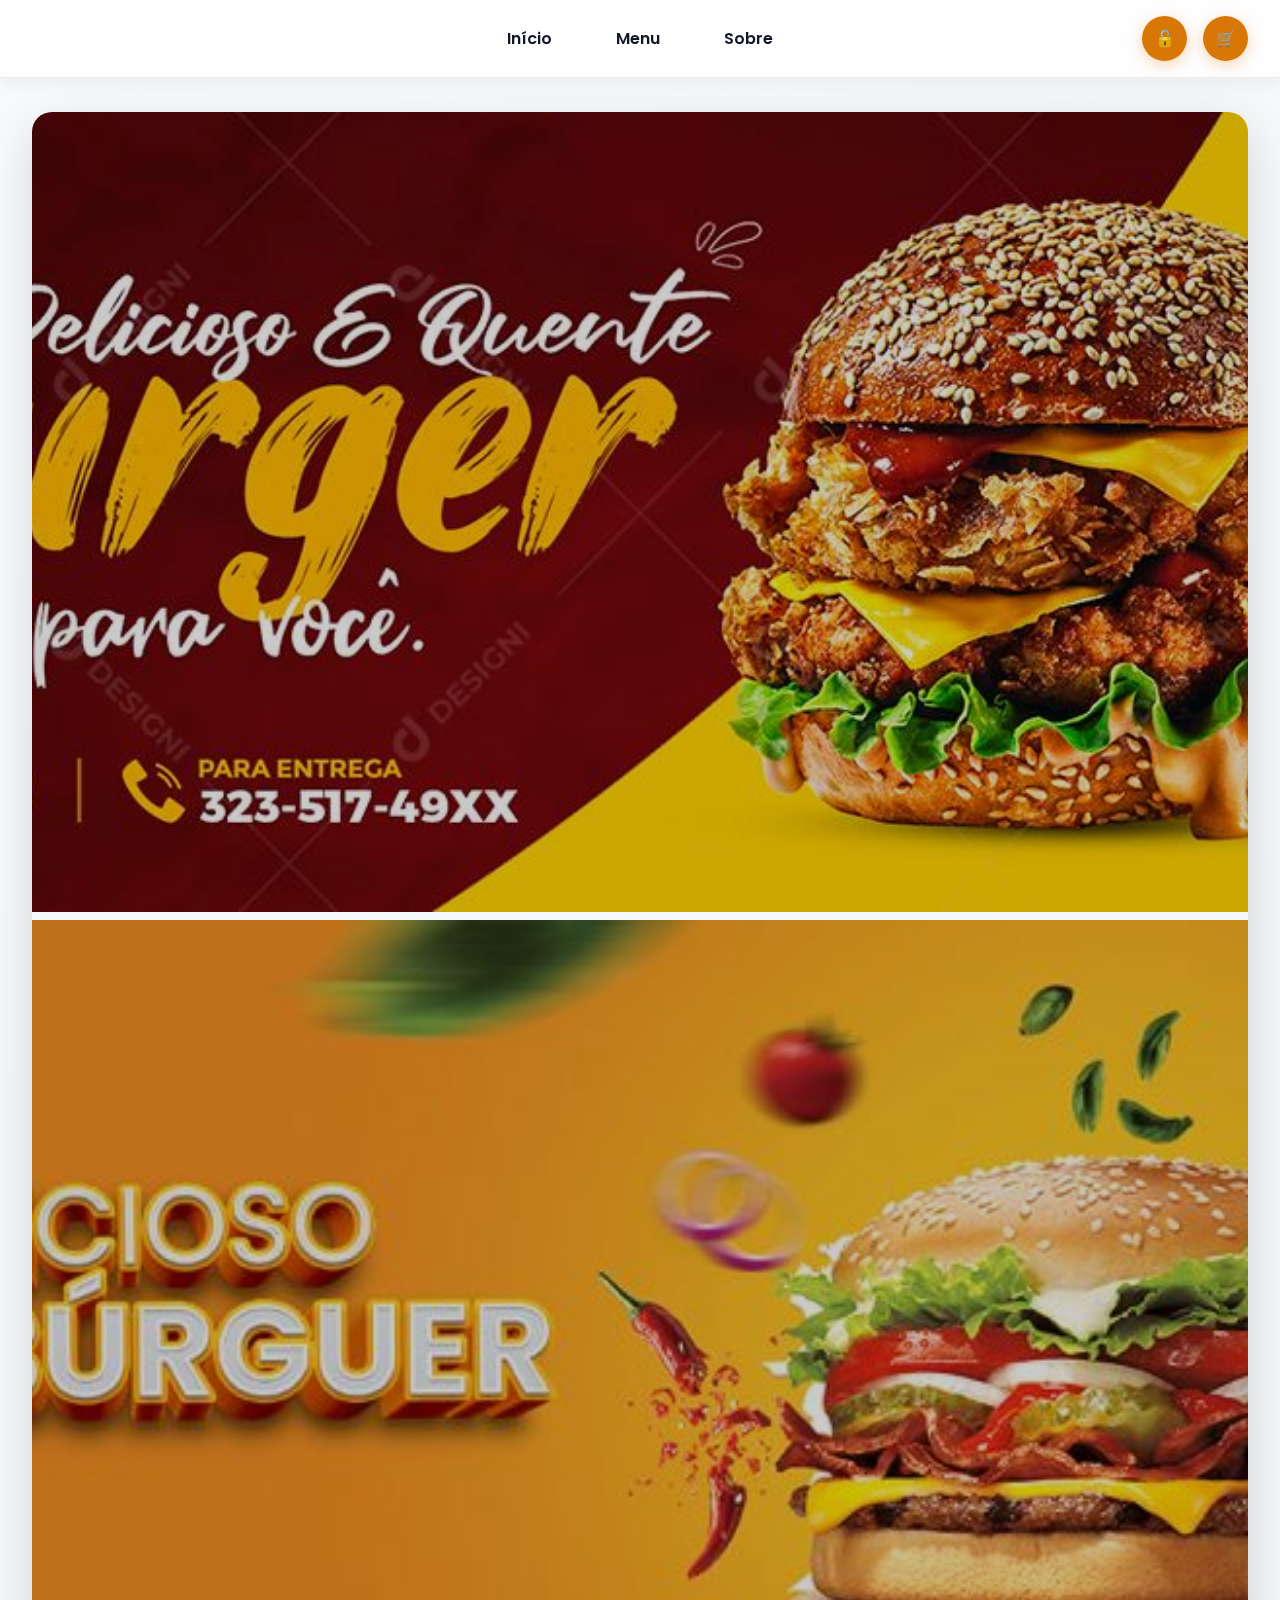
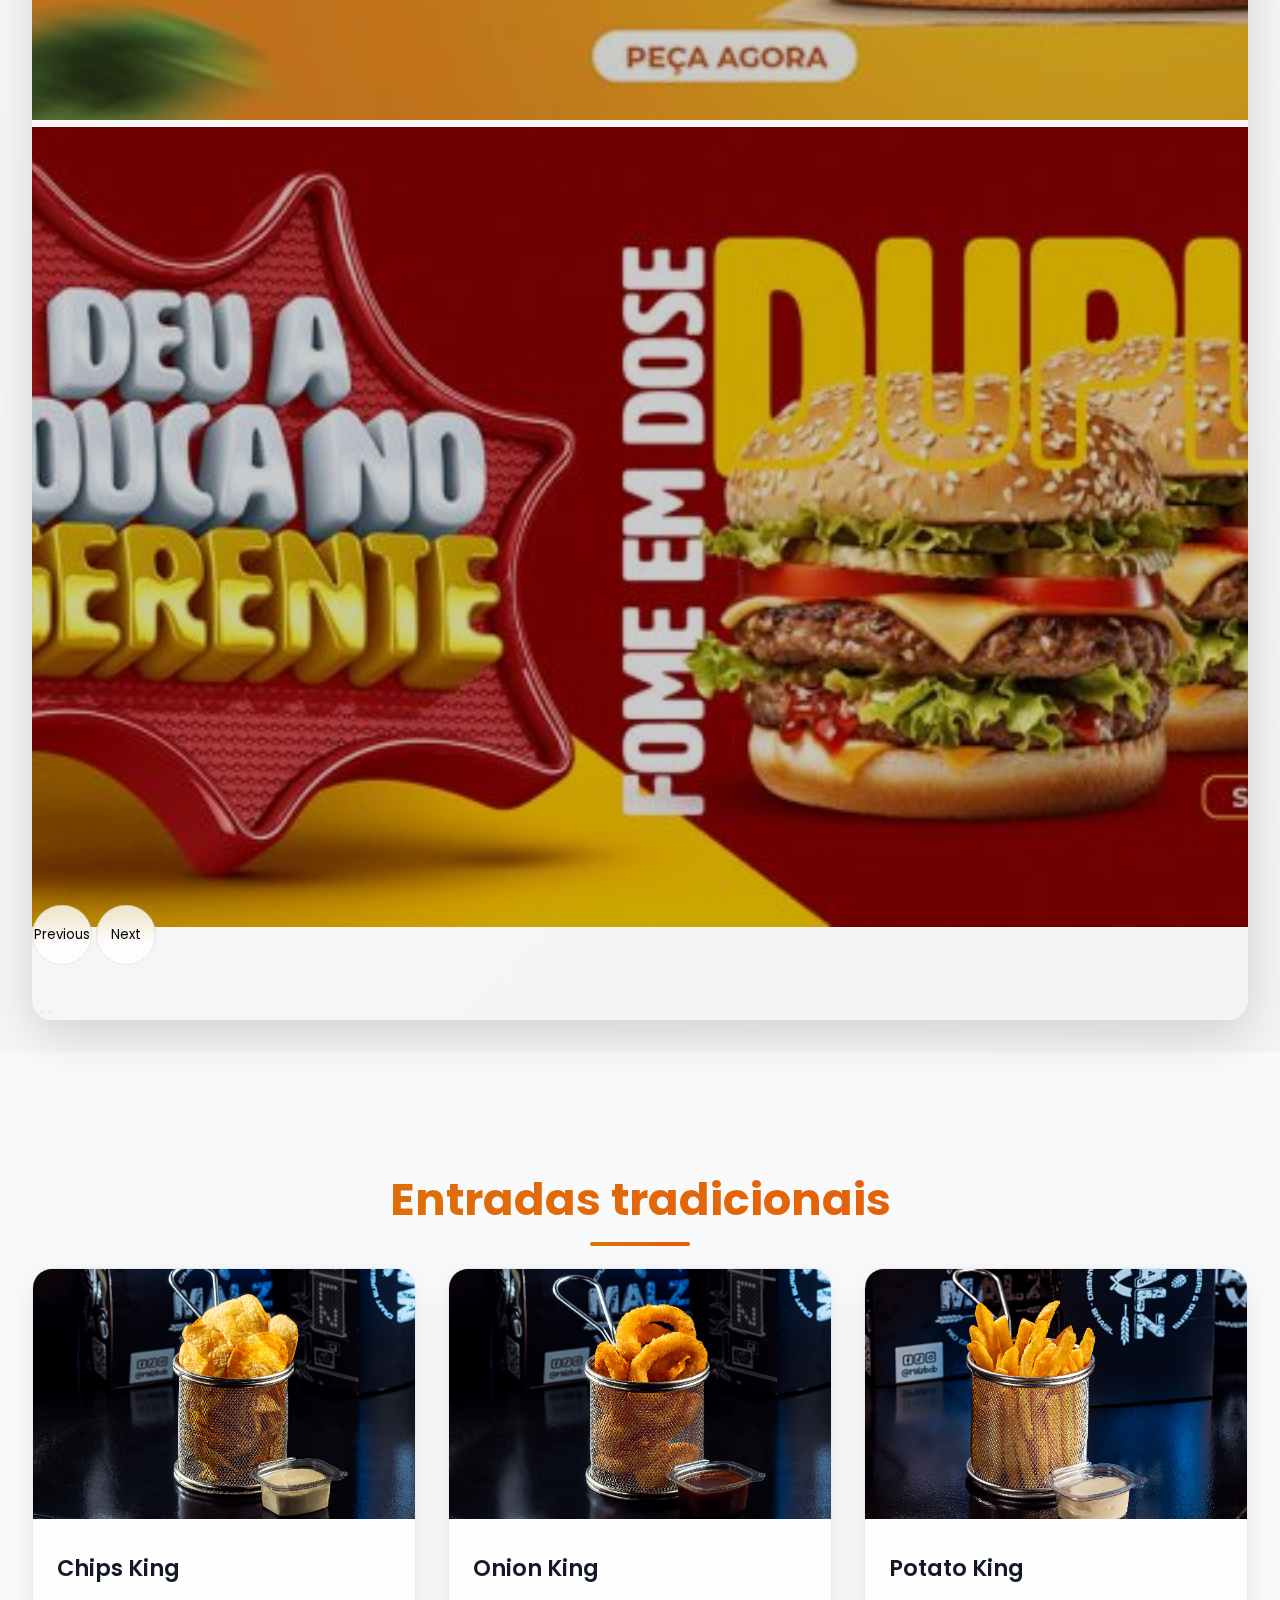
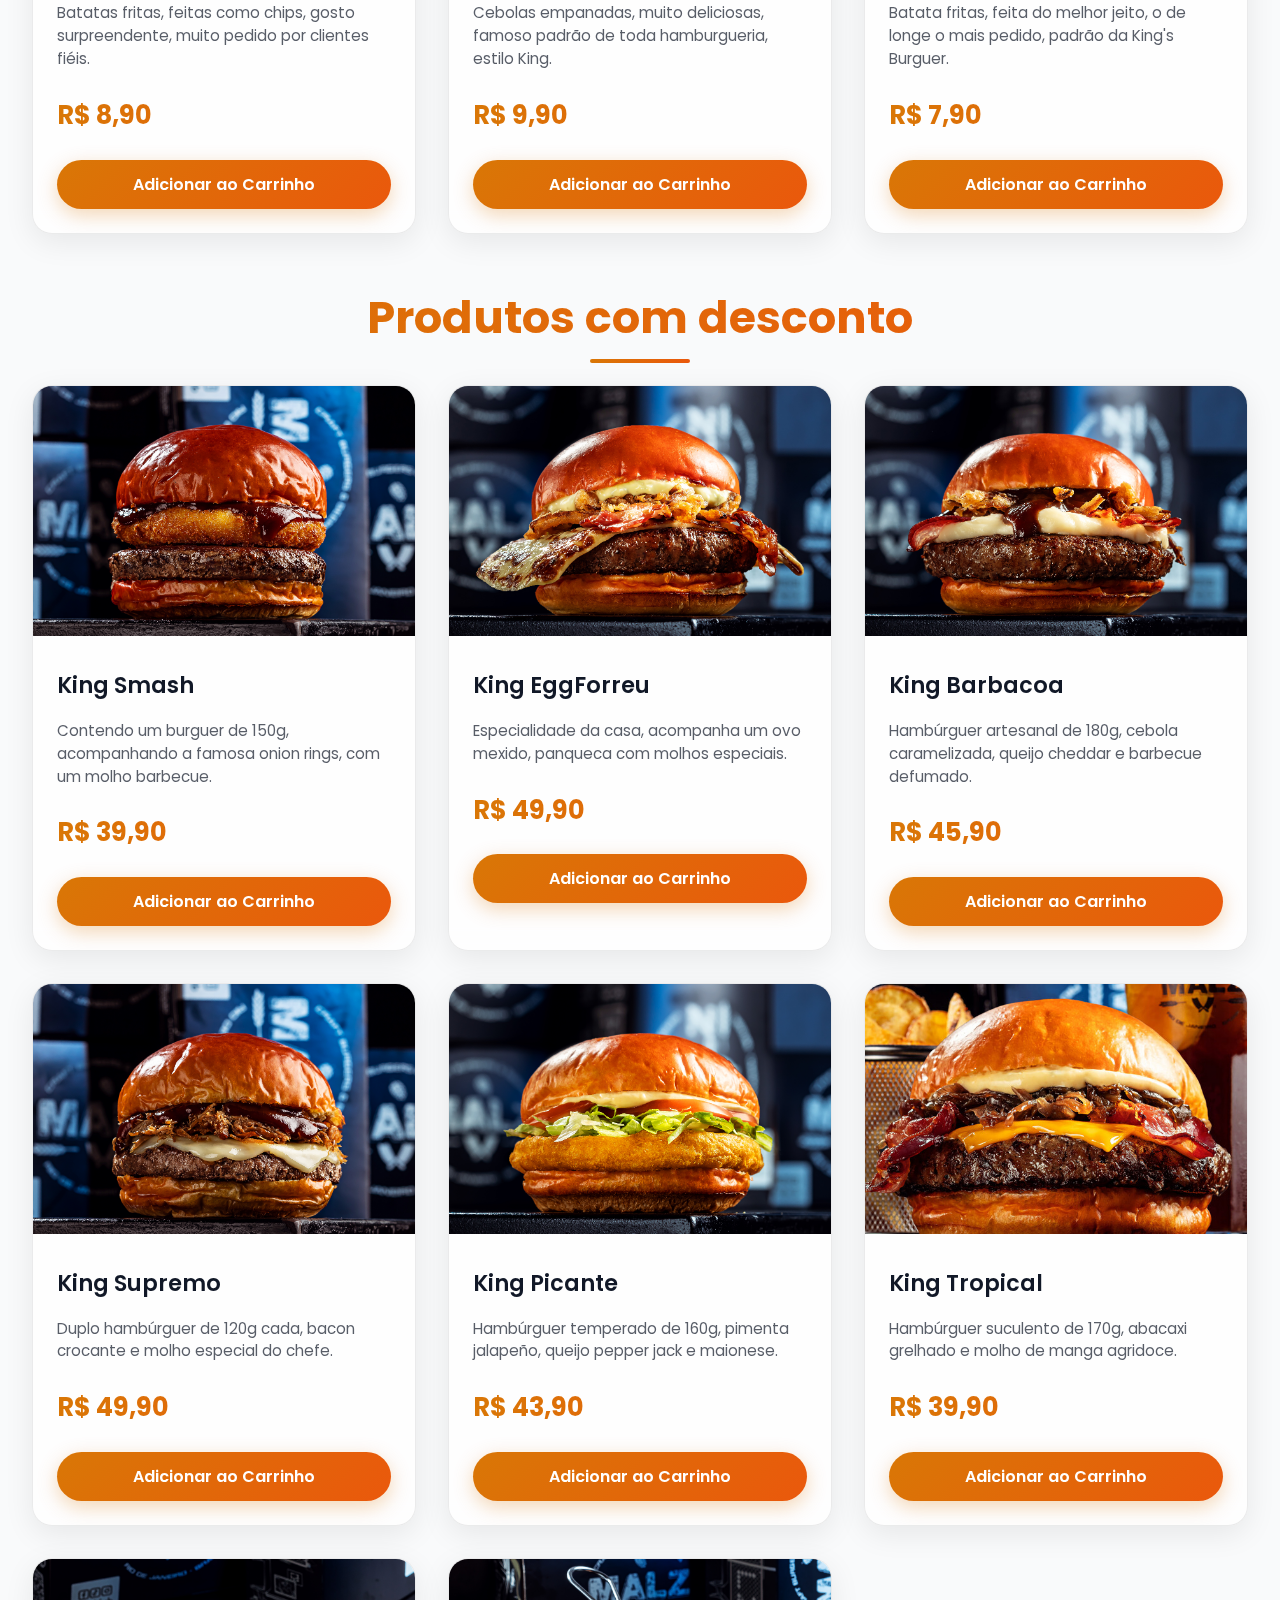
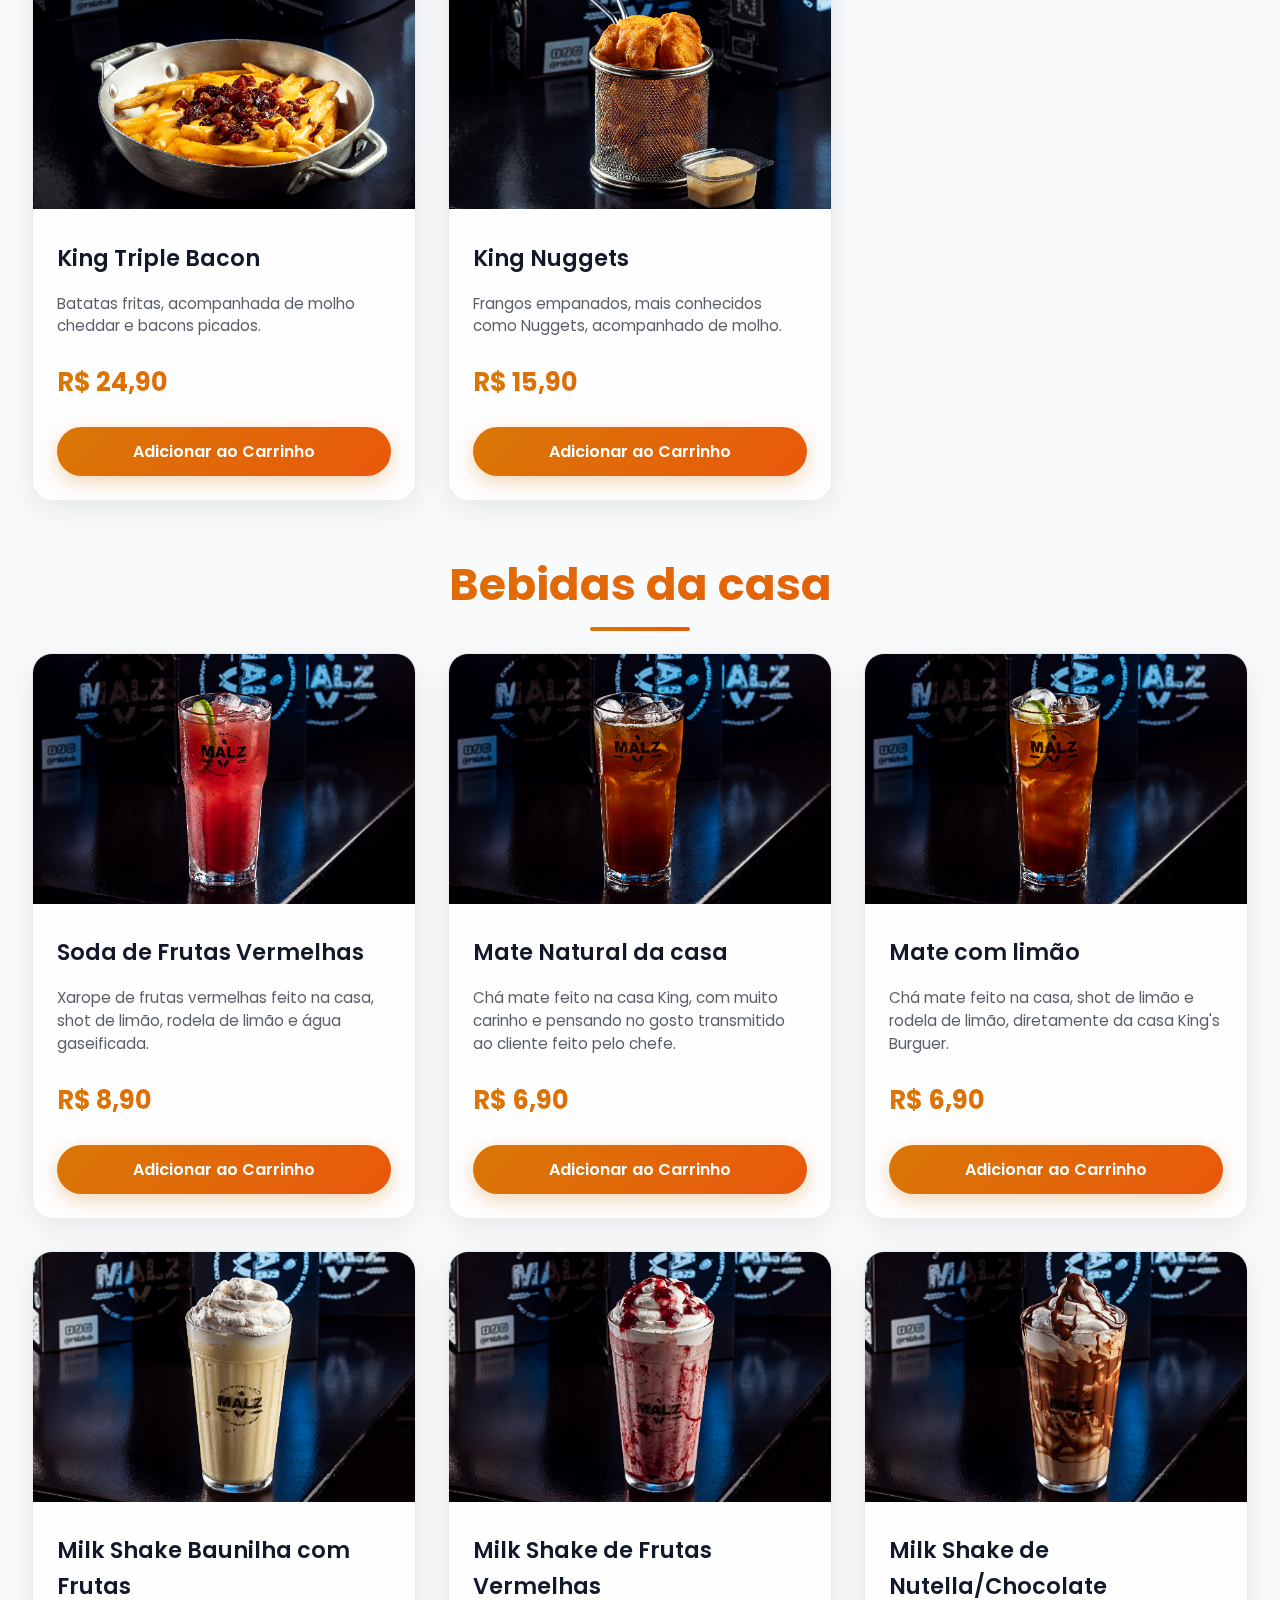
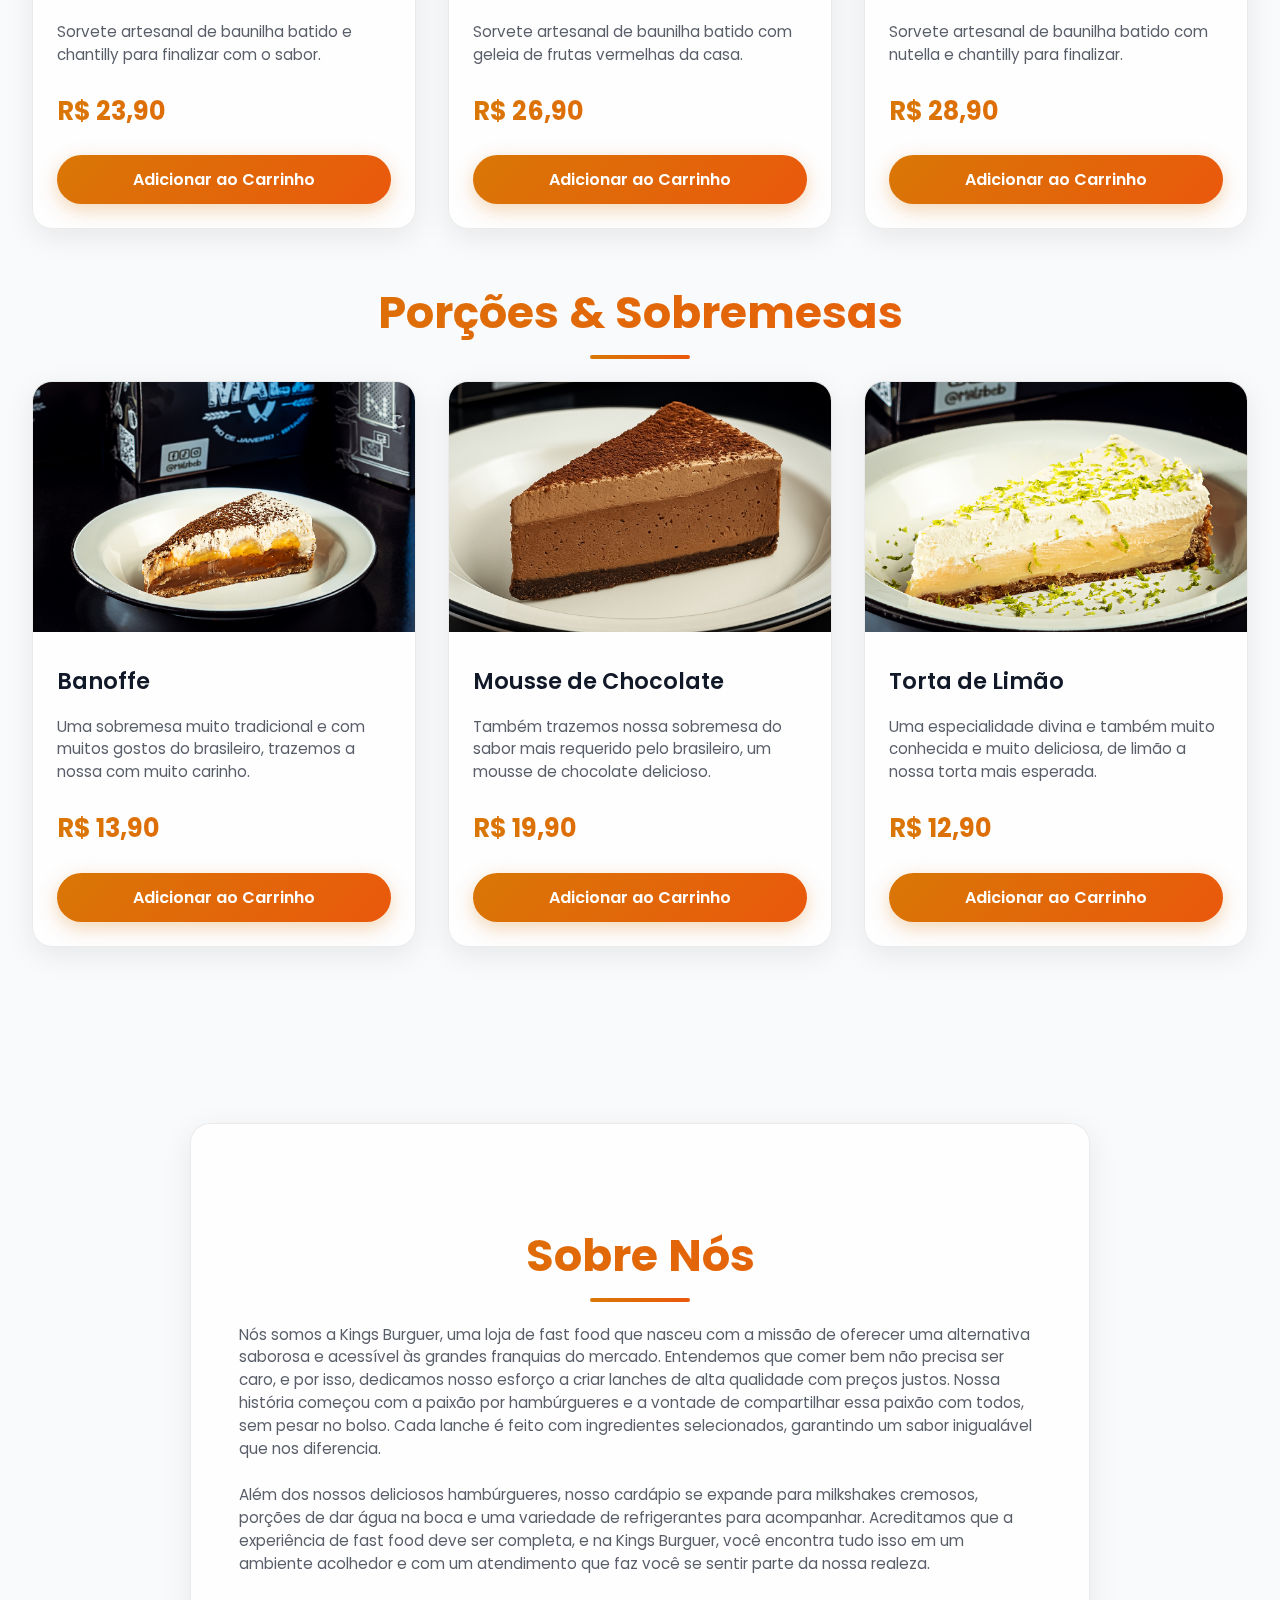
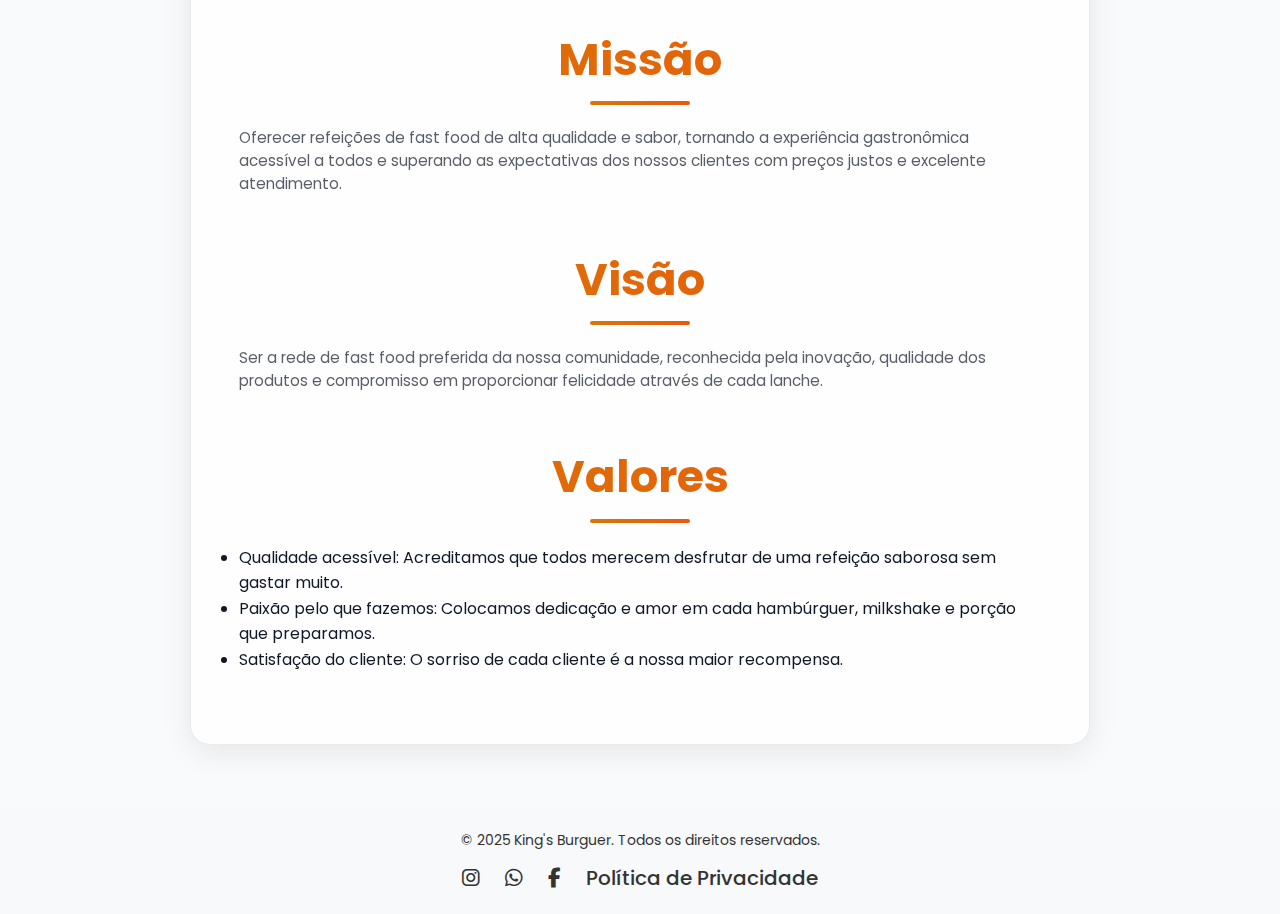
<file: HTML/index.html>
<!DOCTYPE html>
<html lang="pt-br">
  <head>
    <meta charset="UTF-8" />
    <meta name="viewport" content="width=device-width, initial-scale=1.0" />
    <title>King Burguer's</title>
    <link rel="stylesheet" href="/CSS/style.css" />
    <link
      href="https://cdn.jsdelivr.net/npm/bootstrap@5.0.2/dist/css/bootstrap.min.css"
      rel="stylesheet"
      integrity="sha384-EVSTQN3/azprG1Anm3QDgpJLIm9Nao0Yz1ztcQTwFspd3yD65VohhpuuCOmLASjC"
      crossorigin="anonymous"
    />
    <link rel="icon" href="/img/icon-burguer.png" />
    <link
      rel="stylesheet"
      href="https://cdnjs.cloudflare.com/ajax/libs/font-awesome/6.4.0/css/all.min.css"
    />
  </head>

  <body>
    <nav class="navegacao">
      <ul>
        <li class="links-principais">
          <a href="index.html" class="menu-link">Início</a>
          <a href="index.html#menu" class="menu-link">Menu</a>
          <a href="index.html#sobre" class="menu-link">Sobre</a>
        </li>
        <li class="nav-direita">
          <a href="./login.html" class="menu-link">🔓</a>
          <a href="./carrinho.html" class="menu-link">🛒</a>
        </li>
      </ul>
    </nav>

    <main
      id="inicio"
      class="cabecalho d-flex justify-content-center align-items-center"
    >
      <div
        id="carousel"
        class="carousel slide"
        data-bs-ride="carousel"
        data-bs-interval="5000"
      >
        <div class="carousel-inner">
          <div class="carousel-item active">
            <img src="./img/banner(1).jpg" class="w-100" alt="produto1" />
          </div>

          <div class="carousel-item">
            <img src="./img/banner(2).jpg" class="w-100" alt="produto2" />
          </div>

          <div class="carousel-item">
            <img src="./img/banner(3).jpg" class="w-100" alt="produto3" />
          </div>
        </div>

        <button
          class="carousel-control-prev"
          type="button"
          data-bs-target="#carousel"
          data-bs-slide="prev"
        >
          <span class="carousel-control-prev-icon" aria-hidden="true"></span>
          <span class="visually-hidden">Previous</span>
        </button>
        <button
          class="carousel-control-next"
          type="button"
          data-bs-target="#carousel"
          data-bs-slide="next"
        >
          <span class="carousel-control-next-icon" aria-hidden="true"></span>
          <span class="visually-hidden">Next</span>
        </button>

        <div class="carousel-indicators">
          <button
            type="button"
            data-bs-target="#carousel"
            data-bs-slide-to="0"
            class="active"
            aria-current="true"
            aria-label="Slide 1"
          ></button>
          <button
            type="button"
            data-bs-target="#carousel"
            data-bs-slide-to="1"
            aria-label="Slide 2"
          ></button>
          <button
            type="button"
            data-bs-target="#carousel"
            data-bs-slide-to="2"
            aria-label="Slide 3"
          ></button>
        </div>
      </div>
    </main>

    <section id="menu" class="menu">
      <h2 class="menu-titulos">Entradas tradicionais</h2>

      <div class="menu-caixa">
        <div class="menu-card">
          <img src="./img/entrada1.png" class="produto-imagem" />
          <div class="caixa-teto-projetos">
            <h3>Chips King</h3>
            <p class="paragrafo-projetos">
              Batatas fritas, feitas como chips, gosto surpreendente, muito
              pedido por clientes fiéis.
            </p>
            <span class="preco">R$ 8,90</span>
            <button class="btn-carrinho" data-preco="8.90">
              Adicionar ao Carrinho
            </button>
          </div>
        </div>

        <div class="menu-card">
          <img src="./img/entrada2.png" class="produto-imagem" />
          <div class="caixa-teto-projetos">
            <h3>Onion King</h3>
            <p class="paragrafo-projetos">
              Cebolas empanadas, muito deliciosas, famoso padrão de toda
              hamburgueria, estilo King.
            </p>
            <span class="preco">R$ 9,90</span>
            <button class="btn-carrinho" data-preco="9.90">
              Adicionar ao Carrinho
            </button>
          </div>
        </div>

        <div class="menu-card">
          <img src="./img/entrada3.png" class="produto-imagem" />
          <div class="caixa-teto-projetos">
            <h3>Potato King</h3>
            <p class="paragrafo-projetos">
              Batata fritas, feita do melhor jeito, o de longe o mais pedido,
              padrão da King's Burguer.
            </p>
            <span class="preco">R$ 7,90</span>
            <button class="btn-carrinho" data-preco="7.90">
              Adicionar ao Carrinho
            </button>
          </div>
        </div>
      </div>

      <h2 class="menu-titulos">Produtos com desconto</h2>

      <div class="menu-caixa">
        <div class="menu-card">
          <img src="./img/burguer1.png" class="produto-imagem" />
          <div class="caixa-teto-projetos">
            <h3>King Smash</h3>
            <p class="paragrafo-projetos">
              Contendo um burguer de 150g, acompanhando a famosa onion rings,
              com um molho barbecue.
            </p>
            <span class="preco">R$ 39,90</span>
            <button class="btn-carrinho" data-preco="39.90">
              Adicionar ao Carrinho
            </button>
          </div>
        </div>

        <div class="menu-card">
          <img src="./img/burguer2.png" class="produto-imagem" />
          <div class="caixa-teto-projetos">
            <h3>King EggForreu</h3>
            <p class="paragrafo-projetos">
              Especialidade da casa, acompanha um ovo mexido, panqueca com
              molhos especiais.
            </p>
            <span class="preco">R$ 49,90</span>
            <button class="btn-carrinho" data-preco="49.90">
              Adicionar ao Carrinho
            </button>
          </div>
        </div>

        <div class="menu-card">
          <img src="./img/burguer3.png" class="produto-imagem" />
          <div class="caixa-teto-projetos">
            <h3>King Barbacoa</h3>
            <p class="paragrafo-projetos">
              Hambúrguer artesanal de 180g, cebola caramelizada, queijo cheddar
              e barbecue defumado.
            </p>
            <span class="preco">R$ 45,90</span>
            <button class="btn-carrinho" data-preco="45.90">
              Adicionar ao Carrinho
            </button>
          </div>
        </div>

        <div class="menu-card">
          <img src="./img/burguer4.png" class="produto-imagem" />
          <div class="caixa-teto-projetos">
            <h3>King Supremo</h3>
            <p class="paragrafo-projetos">
              Duplo hambúrguer de 120g cada, bacon crocante e molho especial do
              chefe.
            </p>
            <span class="preco">R$ 49,90</span>
            <button class="btn-carrinho" data-preco="49.90">
              Adicionar ao Carrinho
            </button>
          </div>
        </div>

        <div class="menu-card">
          <img src="./img/burguer5.png" class="produto-imagem" />
          <div class="caixa-teto-projetos">
            <h3>King Picante</h3>
            <p class="paragrafo-projetos">
              Hambúrguer temperado de 160g, pimenta jalapeño, queijo pepper jack
              e maionese.
            </p>
            <span class="preco">R$ 43,90</span>
            <button class="btn-carrinho" data-preco="43.90">
              Adicionar ao Carrinho
            </button>
          </div>
        </div>

        <div class="menu-card">
          <img src="./img/burguer6.jpg" class="produto-imagem" />
          <div class="caixa-teto-projetos">
            <h3>King Tropical</h3>
            <p class="paragrafo-projetos">
              Hambúrguer suculento de 170g, abacaxi grelhado e molho de manga
              agridoce.
            </p>
            <span class="preco">R$ 39,90</span>
            <button class="btn-carrinho" data-preco="39.90">
              Adicionar ao Carrinho
            </button>
          </div>
        </div>

        <div class="menu-card">
          <img src="./img/entrada4.png" class="produto-imagem" />
          <div class="caixa-teto-projetos">
            <h3>King Triple Bacon</h3>
            <p class="paragrafo-projetos">
              Batatas fritas, acompanhada de molho cheddar e bacons picados.
            </p>
            <span class="preco">R$ 24,90</span>
            <button class="btn-carrinho" data-preco="24.90">
              Adicionar ao Carrinho
            </button>
          </div>
        </div>

        <div class="menu-card">
          <img src="./img/entrada5.png" class="produto-imagem" />
          <div class="caixa-teto-projetos">
            <h3>King Nuggets</h3>
            <p class="paragrafo-projetos">
              Frangos empanados, mais conhecidos como Nuggets, acompanhado de
              molho.
            </p>
            <span class="preco">R$ 15,90</span>
            <button class="btn-carrinho" data-preco="15.90">
              Adicionar ao Carrinho
            </button>
          </div>
        </div>
      </div>

      <h2 class="menu-titulos">Bebidas da casa</h2>

      <div class="menu-caixa">
        <div class="menu-card">
          <img src="/HTML/img/bebida1.png" class="produto-imagem" />
          <div class="caixa-teto-projetos">
            <h3>Soda de Frutas Vermelhas</h3>
            <p class="paragrafo-projetos">
              Xarope de frutas vermelhas feito na casa, shot de limão, rodela de
              limão e água gaseificada.
            </p>
            <span class="preco">R$ 8,90</span>
            <button class="btn-carrinho" data-preco="8.90">
              Adicionar ao Carrinho
            </button>
          </div>
        </div>

        <div class="menu-card">
          <img src="./img/bebida2.png" class="produto-imagem" />
          <div class="caixa-teto-projetos">
            <h3>Mate Natural da casa</h3>
            <p class="paragrafo-projetos">
              Chá mate feito na casa King, com muito carinho e pensando no gosto
              transmitido ao cliente feito pelo chefe.
            </p>
            <span class="preco">R$ 6,90</span>
            <button class="btn-carrinho" data-preco="6.90">
              Adicionar ao Carrinho
            </button>
          </div>
        </div>

        <div class="menu-card">
          <img src="./img/bebida3.png" class="produto-imagem" />
          <div class="caixa-teto-projetos">
            <h3>Mate com limão</h3>
            <p class="paragrafo-projetos">
              Chá mate feito na casa, shot de limão e rodela de limão,
              diretamente da casa King's Burguer.
            </p>
            <span class="preco">R$ 6,90</span>
            <button class="btn-carrinho" data-preco="6.90">
              Adicionar ao Carrinho
            </button>
          </div>
        </div>

        <div class="menu-card">
          <img src="./img/bebida4.png" class="produto-imagem" />
          <div class="caixa-teto-projetos">
            <h3>Milk Shake Baunilha com Frutas</h3>
            <p class="paragrafo-projetos">
              Sorvete artesanal de baunilha batido e chantilly para finalizar
              com o sabor.
            </p>
            <span class="preco">R$ 23,90</span>
            <button class="btn-carrinho" data-preco="23.90">
              Adicionar ao Carrinho
            </button>
          </div>
        </div>

        <div class="menu-card">
          <img src="./img/bebida5.png" class="produto-imagem" />
          <div class="caixa-teto-projetos">
            <h3>Milk Shake de Frutas Vermelhas</h3>
            <p class="paragrafo-projetos">
              Sorvete artesanal de baunilha batido com geleia de frutas
              vermelhas da casa.
            </p>
            <span class="preco">R$ 26,90</span>
            <button class="btn-carrinho" data-preco="26.90">
              Adicionar ao Carrinho
            </button>
          </div>
        </div>

        <div class="menu-card">
          <img src="./img/bebida6.png" class="produto-imagem" />
          <div class="caixa-teto-projetos">
            <h3>Milk Shake de Nutella/Chocolate</h3>
            <p class="paragrafo-projetos">
              Sorvete artesanal de baunilha batido com nutella e chantilly para
              finalizar.
            </p>
            <span class="preco">R$ 28,90</span>
            <button class="btn-carrinho" data-preco="28.90">
              Adicionar ao Carrinho
            </button>
          </div>
        </div>
      </div>

      <h2 class="menu-titulos">Porções & Sobremesas</h2>

      <div class="menu-caixa">
        <div class="menu-card">
          <img src="./img/sobre1.png" class="produto-imagem" />
          <div class="caixa-teto-projetos">
            <h3>Banoffe</h3>
            <p class="paragrafo-projetos">
              Uma sobremesa muito tradicional e com muitos gostos do brasileiro,
              trazemos a nossa com muito carinho.
            </p>
            <span class="preco">R$ 13,90</span>
            <button class="btn-carrinho" data-preco="13.90">
              Adicionar ao Carrinho
            </button>
          </div>
        </div>

        <div class="menu-card">
          <img src="/HTML/img/sobre2.png" class="produto-imagem" />
          <div class="caixa-teto-projetos">
            <h3>Mousse de Chocolate</h3>
            <p class="paragrafo-projetos">
              Também trazemos nossa sobremesa do sabor mais requerido pelo
              brasileiro, um mousse de chocolate delicioso.
            </p>
            <span class="preco">R$ 19,90</span>
            <button class="btn-carrinho" data-preco="19.90">
              Adicionar ao Carrinho
            </button>
          </div>
        </div>

        <div class="menu-card">
          <img src="/HTML/img/sobre3.png" class="produto-imagem" />
          <div class="caixa-teto-projetos">
            <h3>Torta de Limão</h3>
            <p class="paragrafo-projetos">
              Uma especialidade divina e também muito conhecida e muito
              deliciosa, de limão a nossa torta mais esperada.
            </p>
            <span class="preco">R$ 12,90</span>
            <button class="btn-carrinho" data-preco="12.90">
              Adicionar ao Carrinho
            </button>
          </div>
        </div>
      </div>
    </section>

    <section id="sobre" class="sobre">
      <div class="sobre-container">
        <h2 class="menu-titulos">Sobre Nós</h2>
        <p class="paragrafo-projetos text-justify">
          Nós somos a Kings Burguer, uma loja de fast food que nasceu com a
          missão de oferecer uma alternativa saborosa e acessível às grandes
          franquias do mercado. Entendemos que comer bem não precisa ser caro, e
          por isso, dedicamos nosso esforço a criar lanches de alta qualidade
          com preços justos. Nossa história começou com a paixão por
          hambúrgueres e a vontade de compartilhar essa paixão com todos, sem
          pesar no bolso. Cada lanche é feito com ingredientes selecionados,
          garantindo um sabor inigualável que nos diferencia.
        </p>

        <p class="paragrafo-projetos text-justify">
          Além dos nossos deliciosos hambúrgueres, nosso cardápio se expande
          para milkshakes cremosos, porções de dar água na boca e uma variedade
          de refrigerantes para acompanhar. Acreditamos que a experiência de
          fast food deve ser completa, e na Kings Burguer, você encontra tudo
          isso em um ambiente acolhedor e com um atendimento que faz você se
          sentir parte da nossa realeza.
        </p>
        <h2 class="menu-titulos">Missão</h2>
        <p class="paragrafo-projetos text-justify">
          Oferecer refeições de fast food de alta qualidade e sabor, tornando a
          experiência gastronômica acessível a todos e superando as expectativas
          dos nossos clientes com preços justos e excelente atendimento.
        </p>
        <h2 class="menu-titulos">Visão</h2>
        <p class="paragrafo-projetos text-justify">
          Ser a rede de fast food preferida da nossa comunidade, reconhecida
          pela inovação, qualidade dos produtos e compromisso em proporcionar
          felicidade através de cada lanche.
        </p>
        <h2 class="menu-titulos">Valores</h2>
        <p class="paragrafo-projetos text-justify">
          <li>
            Qualidade acessível: Acreditamos que todos merecem desfrutar de uma
            refeição saborosa sem gastar muito.
          </li>
          <li>
            Paixão pelo que fazemos: Colocamos dedicação e amor em cada
            hambúrguer, milkshake e porção que preparamos.
          </li>
          <li>
            Satisfação do cliente: O sorriso de cada cliente é a nossa maior
            recompensa.
          </li>
        </p>
      </div>
    </section>

    <footer class="rodape">
      <p>&copy; 2025 King's Burguer. Todos os direitos reservados.</p>

      <div class="rodape-redes">
        <a
          href="https://www.instagram.com/seuusuario"
          target="_blank"
          aria-label="Instagram"
          rel="noopener noreferrer"
        >
          <i class="fab fa-instagram"></i>
        </a>
        <a
          href="https://wa.me/seunumerodetelefone"
          target="_blank"
          aria-label="WhatsApp"
          rel="noopener noreferrer"
        >
          <i class="fab fa-whatsapp"></i>
        </a>
        <a
          href="https://www.facebook.com/seuusuario"
          target="_blank"
          aria-label="Facebook"
          rel="noopener noreferrer"
        >
          <i class="fab fa-facebook-f"></i>
        </a>
        <a
          href="./politica-de-privacidade.html"
          target="_blank"
          aria-label="Política de Privacidade"
          rel="noopener noreferrer"
          class="politica-link"
        >
          Política de Privacidade
        </a>
      </div>
    </footer>

    <script
      src="https://cdn.jsdelivr.net/npm/bootstrap@5.0.2/dist/js/bootstrap.bundle.min.js"
      integrity="sha384-MrcW6ZMFYlzcLA8Nl+NtUVF0sA7MsXsP1UyJoMp4YLEuNSfAP+JcXn/tWtIaxVXM"
      crossorigin="anonymous"
    ></script>
    <script src="/JS/script.js"></script>
  </body>
</html>
</file>
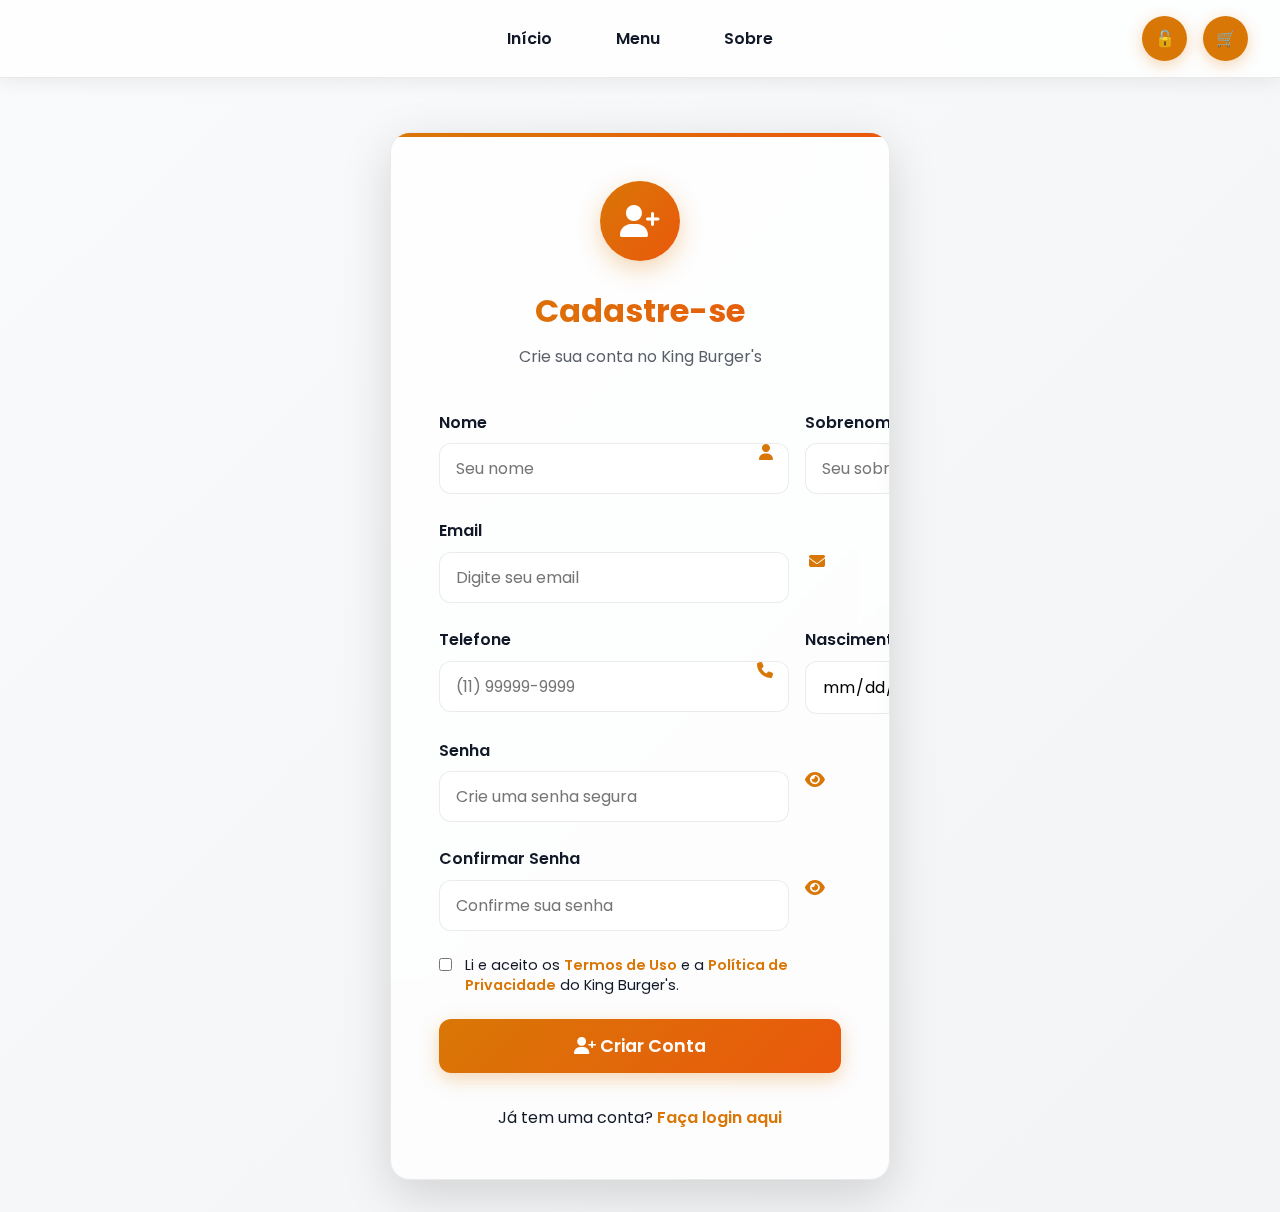
<file: HTML/cadastro.html>
<!DOCTYPE html>
<html lang="en">

<head>
    <meta charset="UTF-8" />
    <meta name="viewport" content="width=device-width, initial-scale=1.0" />
    <title>King Burger's - Cadastro</title>
    <link rel="stylesheet" href="/CSS/cadastro.css" />
    <link href="https://cdn.jsdelivr.net/npm/bootstrap@5.0.2/dist/css/bootstrap.min.css" rel="stylesheet"
        integrity="sha384-EVSTQN3/azprG1Anm3QDgpJLIm9Nao0Yz1ztcQTwFspd3yD65VohhpuuCOmLASjC" crossorigin="anonymous" />
    <link rel="icon" href="/img/icon-burguer.png" />
    <link rel="stylesheet" href="https://cdnjs.cloudflare.com/ajax/libs/font-awesome/6.4.0/css/all.min.css" />
</head>

<body>
    <nav class="navegacao">
        <ul>
            <li class="links-principais">
                <a href="index.html" class="menu-link">Início</a>
                <a href="index.html#menu" class="menu-link">Menu</a>
                <a href="index.html#sobre" class="menu-link">Sobre</a>
            </li>
            <li class="nav-direita">
                <a href="./login.html" class="menu-link">🔓</a>
                <a href="./carrinho.html" class="menu-link">🛒</a>
            </li>
        </ul>
    </nav>

    <div class="cadastro-container">
        <div class="cadastro-card">
            <div class="cadastro-header">
                <div class="cadastro-logo">
                    <i class="fas fa-user-plus"></i>
                </div>
                <h1 class="cadastro-title">Cadastre-se</h1>
                <p class="cadastro-subtitle">Crie sua conta no King Burger's</p>
            </div>

            <form id="cadastroForm" onsubmit="return cadastrarUsuario(event)">
                <div class="form-row">
                    <div class="form-group">
                        <label for="nome" class="form-label">Nome</label>
                        <div class="position-relative">
                            <input type="text" class="form-control" id="nome" placeholder="Seu nome" required>
                            <i class="fas fa-user input-icon"></i>
                        </div>
                    </div>

                    <div class="form-group">
                        <label for="sobrenome" class="form-label">Sobrenome</label>
                        <div class="position-relative">
                            <input type="text" class="form-control" id="sobrenome" placeholder="Seu sobrenome" required>
                            <i class="fas fa-user input-icon"></i>
                        </div>
                    </div>
                </div>

                <div class="form-group">
                    <label for="email" class="form-label">Email</label>
                    <div class="position-relative">
                        <input type="email" class="form-control" id="email" placeholder="Digite seu email" required>
                        <i class="fas fa-envelope input-icon"></i>
                    </div>
                </div>

                <div class="form-row">
                    <div class="form-group">
                        <label for="telefone" class="form-label">Telefone</label>
                        <div class="position-relative">
                            <input type="tel" class="form-control" id="telefone" placeholder="(11) 99999-9999" required>
                            <i class="fas fa-phone input-icon"></i>
                        </div>
                    </div>

                    <div class="form-group">
                        <label for="data-nascimento" class="form-label">Nascimento</label>
                        <div class="position-relative">
                            <input type="date" class="form-control" id="data-nascimento" required>
                            <i class="fas fa-calendar input-icon"></i>
                        </div>
                    </div>
                </div>

                <div class="form-group">
                    <label for="senha" class="form-label">Senha</label>
                    <div class="position-relative">
                        <input type="password" class="form-control" id="senha" placeholder="Crie uma senha segura"
                            required>
                        <button type="button" class="password-toggle" onclick="togglePassword('senha')">
                            <i class="fas fa-eye" id="toggleIconSenha"></i>
                        </button>
                    </div>
                </div>

                <div class="form-group">
                    <label for="confirmar-senha" class="form-label">Confirmar Senha</label>
                    <div class="position-relative">
                        <input type="password" class="form-control" id="confirmar-senha"
                            placeholder="Confirme sua senha" required>
                        <button type="button" class="password-toggle" onclick="togglePassword('confirmar-senha')">
                            <i class="fas fa-eye" id="toggleIconConfirmar"></i>
                        </button>
                    </div>
                </div>

                <div class="termos-check">
                    <input type="checkbox" class="form-check-input" id="termos" required>
                    <label class="termos-text" for="termos">
                        Li e aceito os <a href="#">Termos de Uso</a> e a <a href="#">Política de Privacidade</a> do King
                        Burger's.
                    </label>
                </div>

                <button type="submit" class="btn-cadastro">
                    <i class="fas fa-user-plus me-2"></i>
                    Criar Conta
                </button>
            </form>

            <div class="cadastro-footer">
                <p>Já tem uma conta? <a href="./login.html">Faça login aqui</a></p>
            </div>

        </div>
    </div>

    <script src="/JS/cadastro.js"></script>

</body>

</html>
</file>
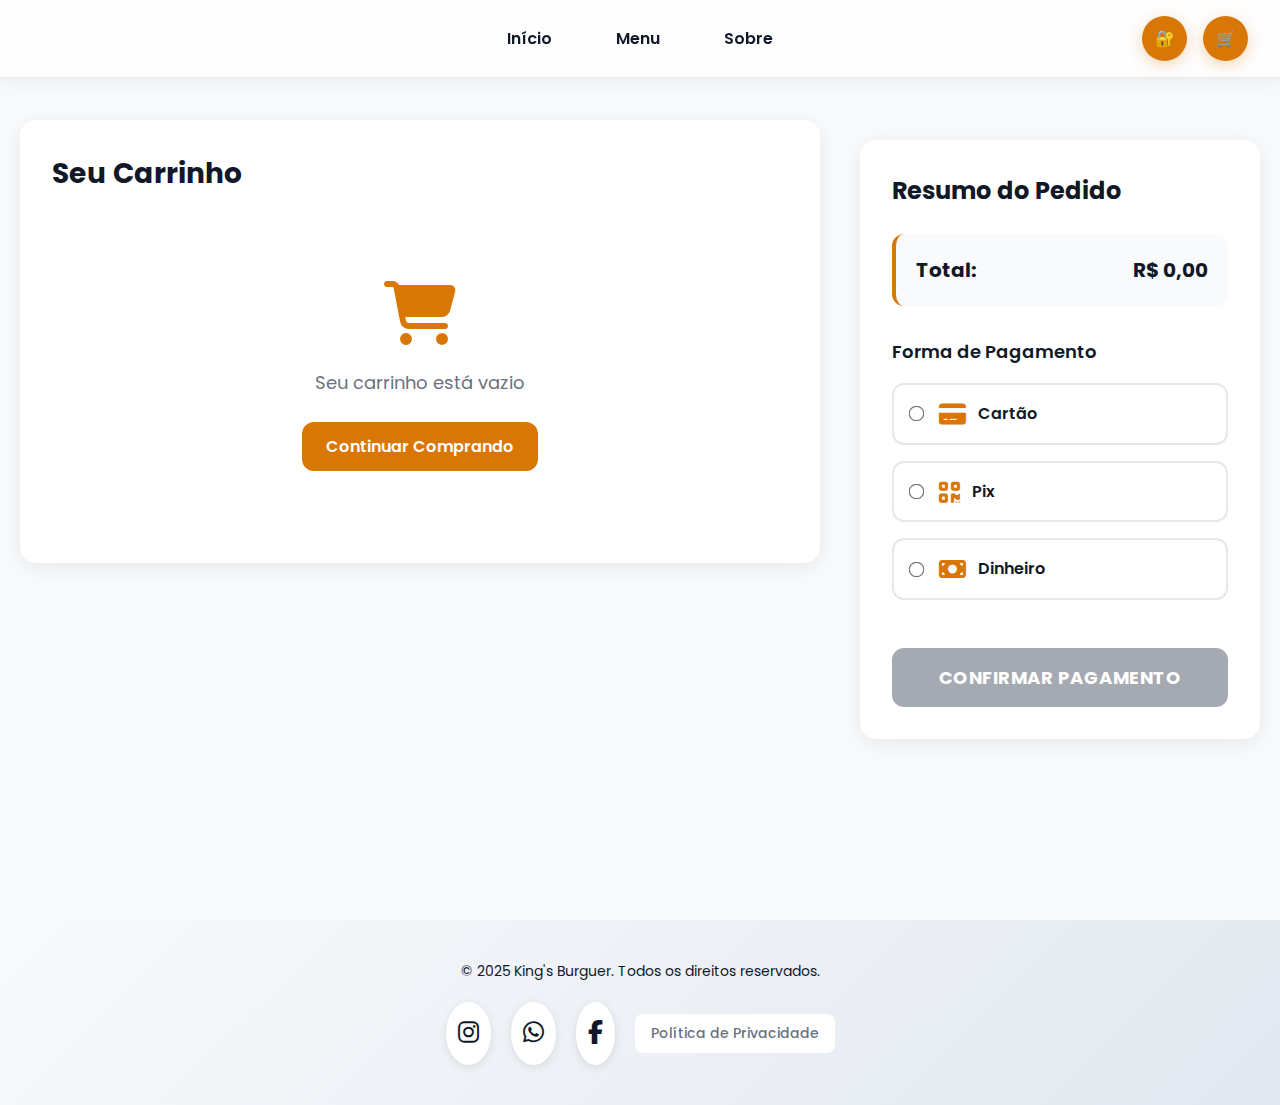
<file: HTML/carrinho.html>
<!DOCTYPE html>
<html lang="pt-br">

<head>
  <meta charset="UTF-8" />
  <meta name="viewport" content="width=device-width, initial-scale=1.0" />
  <title>Carrinho - King's Burguer</title>
  <link rel="stylesheet" href="/CSS/carrinho.css" />
  <link rel="icon" href="./img/icon-burguer.png">
  <link rel="stylesheet" href="https://cdnjs.cloudflare.com/ajax/libs/font-awesome/6.4.0/css/all.min.css" />
</head>

<body>

  <nav class="navegacao">
    <ul>
      <li class="links-principais">
        <a href="index.html" class="menu-link">Início</a>
        <a href="index.html#menu" class="menu-link">Menu</a>
        <a href="index.html#sobre" class="menu-link">Sobre</a>
      </li>
      <li class="nav-direita">
        <a href="./login.html" class="menu-link">🔐</a>
        <a href="./carrinho.html" class="menu-link">🛒</a>
      </li>
    </ul>
  </nav>

  <main class="carrinho-container">
    <div class="carrinho-itens">
      <h2>Seu Carrinho</h2>
      <div id="cart-items">
        <div class="carrinho-vazio" id="empty-cart">
          <i class="fas fa-shopping-cart"></i>
          <p>Seu carrinho está vazio</p>
          <a href="index.html" class="btn-voltar">Continuar Comprando</a>
        </div>
      </div>
    </div>

    <div class="resumo-pedido">
      <h3>Resumo do Pedido</h3>
      <div class="resumo-total">
        <span>Total:</span>
        <span id="cart-total">R$ 0,00</span>
      </div>

      <div class="formas-pagamento">
        <h4>Forma de Pagamento</h4>

        <label class="forma">
          <input type="radio" name="pagamento" value="cartao">
          <div class="forma-content">
            <i class="fas fa-credit-card"></i>
            <span>Cartão</span>
          </div>
        </label>

        <label class="forma">
          <input type="radio" name="pagamento" value="pix">
          <div class="forma-content">
            <i class="fas fa-qrcode"></i>
            <span>Pix</span>
          </div>
        </label>

        <label class="forma">
          <input type="radio" name="pagamento" value="dinheiro">
          <div class="forma-content">
            <i class="fa-solid fa-money-bill"></i>
            <span>Dinheiro</span>
          </div>
        </label>
      </div>

      <button id="btn-confirmar" disabled>Confirmar Pagamento</button>
    </div>
  </main>

  <footer class="rodape">
    <p>&copy; 2025 King's Burguer. Todos os direitos reservados.</p>

    <div class="rodape-redes">
      <a href="https://www.instagram.com/seuusuario" target="_blank" aria-label="Instagram" rel="noopener noreferrer">
        <i class="fab fa-instagram"></i>
      </a>
      <a href="https://wa.me/seunumerodetelefone" target="_blank" aria-label="WhatsApp" rel="noopener noreferrer">
        <i class="fab fa-whatsapp"></i>
      </a>
      <a href="https://www.facebook.com/seuusuario" target="_blank" aria-label="Facebook" rel="noopener noreferrer">
        <i class="fab fa-facebook-f"></i>
      </a>
      <a href="./politica-de-privacidade.html" target="_blank" aria-label="Política de Privacidade"
        rel="noopener noreferrer" class="politica-link">
        Política de Privacidade
      </a>
    </div>
  </footer>

  <script src="/JS/carrinho.js"></script>
</body>

</html>
</file>
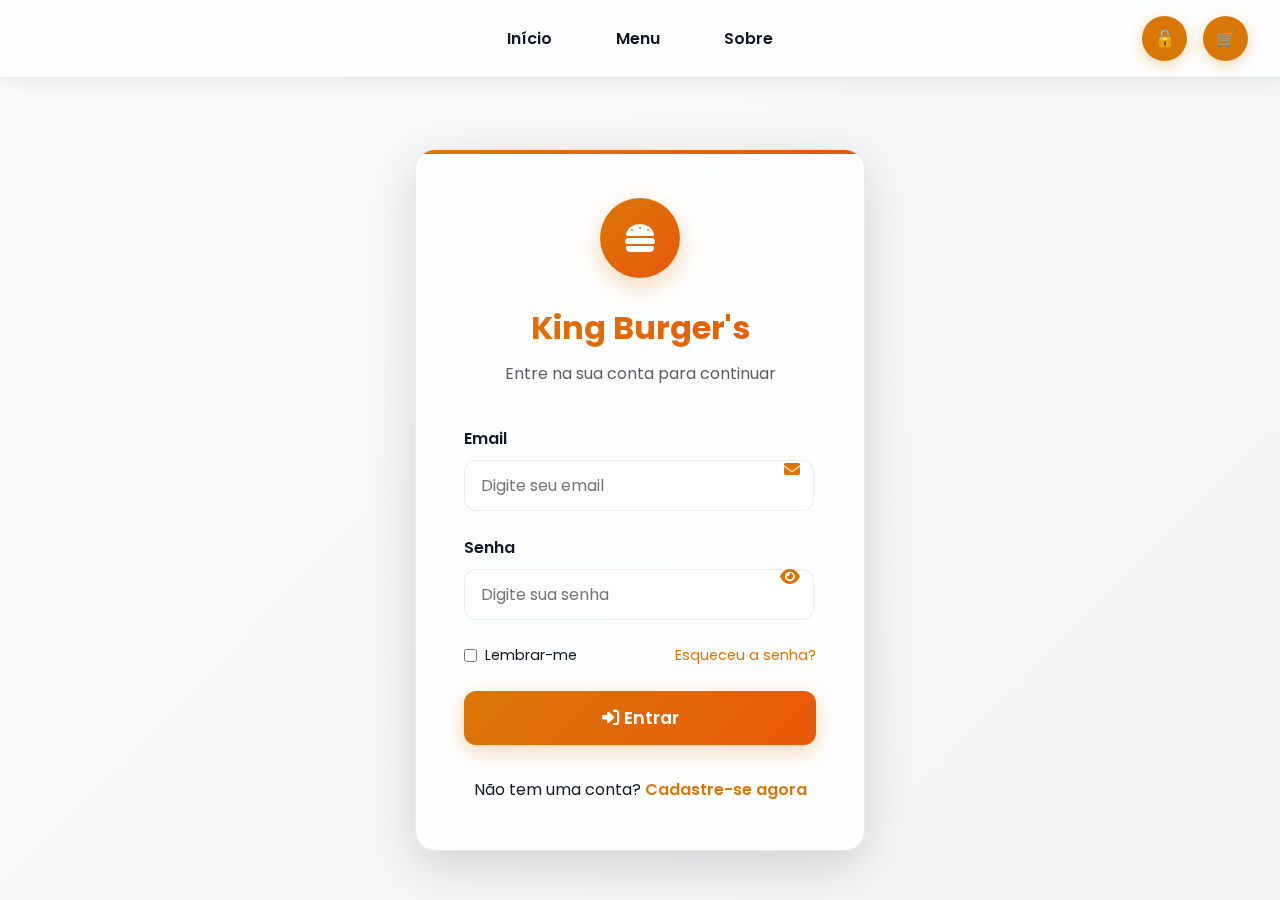
<file: HTML/login.html>
<!DOCTYPE html>
<html lang="en">

<head>
  <meta charset="UTF-8" />
  <meta name="viewport" content="width=device-width, initial-scale=1.0" />
  <title>King Burger's - Login</title>
  <link rel="stylesheet" href="/CSS/login.css" />
  <link href="https://cdn.jsdelivr.net/npm/bootstrap@5.0.2/dist/css/bootstrap.min.css" rel="stylesheet"
    integrity="sha384-EVSTQN3/azprG1Anm3QDgpJLIm9Nao0Yz1ztcQTwFspd3yD65VohhpuuCOmLASjC" crossorigin="anonymous" />
  <link rel="icon" href="/img/icon-burguer.png" />
  <link rel="stylesheet" href="https://cdnjs.cloudflare.com/ajax/libs/font-awesome/6.4.0/css/all.min.css" />
</head>

<body>
  <nav class="navegacao">
    <ul>
      <li class="links-principais">
        <a href="index.html" class="menu-link">Início</a>
        <a href="index.html#menu" class="menu-link">Menu</a>
        <a href="index.html#sobre" class="menu-link">Sobre</a>
      </li>
      <li class="nav-direita">
        <a href="./login.html" class="menu-link">🔓</a>
        <a href="./carrinho.html" class="menu-link">🛒</a>
      </li>
    </ul>
  </nav>

  <div class="login-container">
    <div class="login-card">
      <div class="login-header">
        <div class="login-logo">
          <i class="fas fa-hamburger"></i>
        </div>
        <h1 class="login-title">King Burger's</h1>
        <p class="login-subtitle">Entre na sua conta para continuar</p>
      </div>

      <form id="loginForm">
        <div class="form-group">
          <label for="email" class="form-label">Email</label>
          <div class="position-relative">
            <input type="email" class="form-control" id="email" placeholder="Digite seu email" required />
            <i class="fas fa-envelope input-icon"></i>
          </div>
        </div>

        <div class="form-group">
          <label for="password" class="form-label">Senha</label>
          <div class="position-relative">
            <input type="password" class="form-control" id="password" placeholder="Digite sua senha" required />
            <button type="button" class="password-toggle" onclick="togglePassword()">
              <i class="fas fa-eye" id="toggleIcon"></i>
            </button>
          </div>
        </div>

        <div class="remember-forgot">
          <div class="form-check">
            <input type="checkbox" class="form-check-input" id="remember" />
            <label class="form-check-label" for="remember">
              Lembrar-me
            </label>
          </div>
          <a href="#" class="forgot-link">Esqueceu a senha?</a>
        </div>

        <button type="submit" class="btn-login" onclick="submitLogin()">
          <i class="fas fa-sign-in-alt me-2"></i>
          Entrar
          <a href="/HTML/index.html"></a>
        </button>
      </form>

      <div class="login-footer">
        <p>Não tem uma conta? <a href="cadastro.html">Cadastre-se agora</a></p>
      </div>
    </div>
  </div>
  <script src="/JS/login.js">
  </script>
</body>

</html>
</file>
<file: CSS/style.css>
@import url("https://fonts.googleapis.com/css2?family=Poppins:wght@400;600;700&display=swap");

:root {
  --primaria: #d97706;
  --secundaria: #ea580c;
  --escuro: #f9fafb;
  --claro: #111827;
  --vidro: rgba(255, 255, 255, 0.8);
  --vidro-borda: rgba(0, 0, 0, 0.08);
  --detalhe: #f59e0b;
  --sucesso: #22c55e;
  --erro: #ef4444;
}

* {
  margin: 0;
  padding: 0;
  box-sizing: border-box;
  font-family: "Poppins", sans-serif;
}

html {
  scroll-behavior: smooth;
  overflow-x: hidden;
}

body {
  background: var(--escuro);
  color: var(--claro);
  line-height: 1.6;
  overflow-x: hidden;
}

.navegacao {
  position: fixed;
  top: 0;
  width: 100%;
  z-index: 1000;
  background: var(--vidro);
  backdrop-filter: blur(12px);
  border-bottom: 1px solid var(--vidro-borda);
  padding: 1rem 2rem;
  box-shadow: 0 2px 20px rgba(0, 0, 0, 0.08);
}

.navegacao ul {
  display: grid;
  grid-template-columns: 1fr auto 1fr;
  align-items: center;
  list-style: none;
  width: 100%;
  max-width: 1400px;
  margin: 0 auto;
}

.links-principais {
  grid-column: 2;
  display: flex;
  gap: 2rem;
  justify-content: center;
  align-items: center;
}

.navegacao li:not(.nav-direita) {
  grid-column: 2;
  display: flex;
  gap: 2rem;
  justify-content: center;
}

.nav-direita {
  grid-column: 3;
  display: flex;
  align-items: center;
  gap: 1rem;
  justify-content: end;
}

.menu-link {
  position: relative;
  text-decoration: none;
  color: var(--claro);
  font-weight: 600;
  padding: 0.5rem 1rem;
  border-radius: 8px;
  transition: all 0.3s ease;
  white-space: nowrap;
}

.menu-link::after {
  content: "";
  position: absolute;
  left: 50%;
  bottom: -2px;
  width: 0;
  height: 3px;
  background: linear-gradient(90deg, var(--primaria), var(--secundaria));
  border-radius: 2px;
  transform: translateX(-50%);
  transition: width 0.3s ease;
}

.menu-link:hover::after {
  width: 80%;
}

.menu-link:hover {
  color: var(--primaria);
  transform: translateY(-2px);
}

.nav-direita .menu-link {
  background: var(--primaria);
  color: white;
  border-radius: 50%;
  width: 45px;
  height: 45px;
  display: flex;
  align-items: center;
  justify-content: center;
  box-shadow: 0 4px 15px rgba(217, 119, 6, 0.3);
}

.nav-direita .menu-link:hover {
  background: var(--secundaria);
  transform: translateY(-3px);
  box-shadow: 0 8px 25px rgba(234, 88, 12, 0.4);
}

.nav-direita .menu-link::after {
  display: none;
}

.cabecalho {
  margin-top: 80px;
  min-height: 60vh;
  display: flex;
  align-items: center;
  justify-content: center;
  background: linear-gradient(135deg, var(--escuro) 0%, #f3f4f6 100%);
  padding: 2rem;
}

.carousel {
  width: 100%;
  border-radius: 20px;
  overflow: hidden;
  box-shadow: 0 15px 50px rgba(0, 0, 0, 0.15);
}

.carousel-inner {
  position: relative;
}

.carousel-item {
  position: relative;
}

.carousel-item img {
  width: 100%;
  height: 800px;
  object-fit: cover;
  filter: brightness(0.8);
}

.carousel-caption {
  position: absolute;
  bottom: 30px;
  left: 30px;
  background: var(--vidro);
  backdrop-filter: blur(12px);
  padding: 2rem;
  border-radius: 16px;
  border: 1px solid var(--vidro-borda);
  text-align: left;
  max-width: 400px;
}

.carousel-caption h5 {
  font-size: 2rem;
  font-weight: 700;
  color: var(--claro);
  margin-bottom: 0.5rem;
  background: linear-gradient(90deg, var(--primaria), var(--secundaria));
  -webkit-background-clip: text;
  background-clip: text;
  -webkit-text-fill-color: transparent;
}

.carousel-caption p {
  font-size: 1.1rem;
  color: var(--claro);
  opacity: 0.8;
  margin: 0;
}

.carousel-control-prev,
.carousel-control-next {
  width: 60px;
  height: 60px;
  background: var(--vidro);
  backdrop-filter: blur(12px);
  border: 1px solid var(--vidro-borda);
  border-radius: 50%;
  top: 50%;
  transform: translateY(-50%);
  transition: all 0.3s ease;
}

.carousel-control-prev {
  left: 20px;
}

.carousel-control-next {
  right: 20px;
}

.carousel-control-prev:hover,
.carousel-control-next:hover {
  background: var(--primaria);
  transform: translateY(-50%) scale(1.1);
}

.carousel-control-prev-icon,
.carousel-control-next-icon {
  width: 24px;
  height: 24px;
}

.menu {
  padding: 4rem 2rem;
  max-width: 1400px;
  margin: 0 auto;
}

.menu-titulos {
  font-size: 2.8rem;
  font-weight: 700;
  text-align: center;
  margin: 3rem 0 2rem 0;
  color: var(--claro);
  background: linear-gradient(90deg, var(--primaria), var(--secundaria));
  -webkit-background-clip: text;
  background-clip: text;
  -webkit-text-fill-color: transparent;
  position: relative;
}

.menu-titulos::after {
  content: "";
  position: absolute;
  bottom: -10px;
  left: 50%;
  transform: translateX(-50%);
  width: 100px;
  height: 4px;
  background: linear-gradient(90deg, var(--primaria), var(--secundaria));
  border-radius: 2px;
}

.menu-caixa {
  display: grid;
  grid-template-columns: repeat(auto-fit, minmax(300px, 1fr));
  gap: 2rem;
  margin-bottom: 3rem;
}

.menu-card {
  background: var(--vidro);
  border: 1px solid var(--vidro-borda);
  border-radius: 20px;
  overflow: hidden;
  backdrop-filter: blur(12px);
  transition: all 0.4s ease;
  box-shadow: 0 8px 30px rgba(0, 0, 0, 0.08);
  position: relative;
}

.menu-card::before {
  content: "";
  position: absolute;
  top: 0;
  left: 0;
  right: 0;
  height: 4px;
  background: linear-gradient(90deg, var(--primaria), var(--secundaria));
  opacity: 0;
  transition: opacity 0.3s ease;
}

.menu-card:hover::before {
  opacity: 1;
}

.menu-card:hover {
  transform: translateY(-10px);
  box-shadow: 0 20px 50px rgba(217, 119, 6, 0.2);
  border-color: var(--primaria);
}

.menu-card img {
  width: 100%;
  height: 250px;
  object-fit: cover;
  transition: transform 0.4s ease;
}

.menu-card:hover img {
  transform: scale(1.05);
}

.caixa-teto-projetos {
  padding: 1.5rem;
  display: flex;
  flex-direction: column;
  gap: 1rem;
}

.caixa-teto-projetos h3 {
  font-size: 1.4rem;
  font-weight: 600;
  color: var(--claro);
  margin: 0;
}

.paragrafo-projetos {
  color: var(--claro);
  opacity: 0.7;
  font-size: 0.95rem;
  line-height: 1.5;
  margin: 0;
  flex: 1;
}

.preco {
  font-size: 1.6rem;
  font-weight: 700;
  background: linear-gradient(90deg, var(--primaria), var(--secundaria));
  -webkit-background-clip: text;
  background-clip: text;
  -webkit-text-fill-color: transparent;
  display: block;
  margin: 0.5rem 0;
}

.btn-carrinho {
  background: linear-gradient(135deg, var(--primaria), var(--secundaria));
  border: none;
  color: white;
  padding: 12px 24px;
  border-radius: 50px;
  font-size: 1rem;
  font-weight: 600;
  cursor: pointer;
  transition: all 0.3s ease;
  box-shadow: 0 6px 20px rgba(217, 119, 6, 0.3);
  position: relative;
  overflow: hidden;
}

.btn-carrinho::before {
  content: "";
  position: absolute;
  top: 50%;
  left: 50%;
  width: 0;
  height: 0;
  background: rgba(255, 255, 255, 0.2);
  border-radius: 50%;
  transform: translate(-50%, -50%);
  transition: all 0.3s ease;
}

.btn-carrinho:hover::before {
  width: 300px;
  height: 300px;
}

.btn-carrinho:hover {
  transform: translateY(-3px);
  box-shadow: 0 12px 30px rgba(234, 88, 12, 0.4);
}

.btn-carrinho:active {
  transform: translateY(-1px);
}

.notificacao-produto {
  position: fixed !important;
  top: 80px !important;
  right: 20px !important;
  z-index: 9999 !important;
  width: 350px !important;
  max-width: calc(100vw - 40px) !important;
  background: var(--vidro) !important;
  backdrop-filter: blur(12px) !important;
  border: 1px solid rgba(34, 197, 94, 0.3) !important;
  border-radius: 16px !important;
  box-shadow: 0 12px 40px rgba(34, 197, 94, 0.2) !important;
  z-index: 1001 !important;
  transform: translateX(100%) !important;
  transition: transform 0.4s cubic-bezier(0.34, 1.56, 0.64, 1) !important;
  overflow: hidden !important;
}

.notificacao-produto.show {
  transform: translateX(0) !important;
}

.notificacao-conteudo {
  display: flex !important;
  align-items: center !important;
  padding: 16px 20px !important;
  gap: 12px !important;
  position: relative !important;
}

.notificacao-icone {
  color: var(--sucesso) !important;
  font-size: 24px !important;
  flex-shrink: 0 !important;
}

.notificacao-texto {
  flex: 1 !important;
  color: var(--claro) !important;
}

.notificacao-texto strong {
  display: block !important;
  font-size: 16px !important;
  font-weight: 600 !important;
  margin-bottom: 4px !important;
  color: var(--claro) !important;
}

.notificacao-texto p {
  font-size: 14px !important;
  color: var(--claro) !important;
  opacity: 0.7 !important;
  margin: 0 !important;
  line-height: 1.4 !important;
}

.notificacao-fechar {
  background: none !important;
  border: none !important;
  color: var(--claro) !important;
  cursor: pointer !important;
  padding: 4px !important;
  border-radius: 4px !important;
  transition: all 0.2s ease !important;
  flex-shrink: 0 !important;
  opacity: 0.7 !important;
}

.notificacao-fechar:hover {
  background-color: rgba(0, 0, 0, 0.1) !important;
  opacity: 1 !important;
}

.notificacao-barra-tempo {
  position: absolute !important;
  bottom: 0 !important;
  left: 0 !important;
  height: 3px !important;
  background: var(--sucesso) !important;
  width: 100% !important;
  transform-origin: left !important;
  animation: barraProgresso 4s linear forwards !important;
}

@keyframes barraProgresso {
  from {
    transform: scaleX(1);
  }
  to {
    transform: scaleX(0);
  }
}

@media (max-width: 1024px) {
  .menu-caixa {
    grid-template-columns: repeat(auto-fit, minmax(280px, 1fr));
    gap: 1.5rem;
  }

  .carousel-caption {
    max-width: 300px;
    padding: 1.5rem;
  }

  .carousel-caption h5 {
    font-size: 1.6rem;
  }
}

@media (max-width: 768px) {
  .navegacao {
    padding: 0.8rem 1rem;
  }

  .navegacao ul {
    flex-direction: column;
    gap: 1rem;
  }

  .navegacao li:not(.nav-direita) {
    gap: 1rem;
    justify-content: center;
  }

  .nav-direita {
    margin-left: 0;
  }

  .cabecalho {
    margin-top: 120px;
    padding: 1rem;
  }

  .carousel-item img {
    height: 300px;
  }

  .carousel-caption {
    position: static;
    background: var(--vidro);
    margin-top: -4px;
    max-width: none;
    text-align: center;
    border-radius: 0 0 16px 16px;
  }

  .menu {
    padding: 2rem 1rem;
  }

  .menu-caixa {
    grid-template-columns: 1fr;
    gap: 1.5rem;
  }

  .menu-titulos {
    font-size: 2.2rem;
  }

  .notificacao-produto {
    top: 140px !important;
    right: 10px !important;
    left: 10px !important;
    width: auto !important;
    max-width: none !important;
    transform: translateY(-100%) !important;
  }

  .notificacao-produto.show {
    transform: translateY(0) !important;
  }
}

@media (max-width: 480px) {
  .menu-link {
    font-size: 0.9rem;
    padding: 0.4rem 0.8rem;
  }

  .carousel-caption h5 {
    font-size: 1.4rem;
  }

  .carousel-caption p {
    font-size: 1rem;
  }

  .menu-titulos {
    font-size: 1.8rem;
  }

  .menu-card {
    border-radius: 16px;
  }

  .caixa-teto-projetos {
    padding: 1rem;
  }

  .preco {
    font-size: 1.4rem;
  }

  .btn-carrinho {
    padding: 10px 20px;
    font-size: 0.9rem;
  }
}

@keyframes fadeInUp {
  from {
    opacity: 0;
    transform: translateY(30px);
  }
  to {
    opacity: 1;
    transform: translateY(0);
  }
}

.menu-card {
  animation: fadeInUp 0.6s ease forwards;
}

.menu-card:nth-child(even) {
  animation-delay: 0.1s;
}

.menu-card:nth-child(odd) {
  animation-delay: 0.2s;
}

.menu-card img[src=""],
.menu-card img:not([src]) {
  background: linear-gradient(90deg, #f0f0f0 25%, #e0e0e0 50%, #f0f0f0 75%);
  background-size: 200% 100%;
  animation: loading 1.5s infinite;
}

@keyframes loading {
  0% {
    background-position: 200% 0;
  }
  100% {
    background-position: -200% 0;
  }
}

.menu-link:focus,
.btn-carrinho:focus {
  outline: 2px solid var(--primaria);
  outline-offset: 2px;
}

html {
  scroll-padding-top: 100px;
}

.rodape {
  text-align: center;
  padding: 20px 10px;
  background-color: #f8f9fa;
  color: #333;
  font-size: 14px;
  width: 100%;
  box-sizing: border-box;
}

.rodape-redes {
  margin-top: 10px;
}

.rodape-redes a {
  margin: 0 10px;
  color: #333;
  font-size: 20px;
  text-decoration: none;
  transition: color 0.3s ease;
}

.rodape-redes a:hover {
  color: var(--primaria);
}

.politica-link {
  font-size: 14px;
  margin-left: 15px;
  color: #555;
  font-weight: 500;
}

.politica-link:hover {
  color: var(--secundaria);
  text-decoration: none;
}

.sobre {
  padding: 4rem 2rem;
  max-width: 1400px;
  margin: 0 auto;
  color: var(--claro);
}

.sobre-container {
  max-width: 900px;
  margin: 0 auto;
  padding: 3rem;
  background: var(--vidro);
  backdrop-filter: blur(12px);
  border: 1px solid var(--vidro-borda);
  border-radius: 20px;
  box-shadow: 0 8px 30px rgba(0, 0, 0, 0.08);
}

.sobre-container h2 {
  text-align: center;
  margin-bottom: 2rem;
}

.sobre-container p {
  margin-bottom: 1.5rem;
}

.sobre-container ul {
  list-style-type: disc;
  margin-left: 20px;
}

.sobre-container ul li {
  margin-bottom: 10px;
}

@media (max-width: 768px) {
  .sobre {
    padding: 2rem 1rem;
  }

  .sobre-container {
    padding: 2rem;
  }
}
</file>
<file: CSS/cadastro.css>
@import url('https://fonts.googleapis.com/css2?family=Poppins:wght@400;600;700&display=swap');

:root {
    --primaria: #d97706;
    --secundaria: #ea580c;
    --escuro: #f9fafb;
    --claro: #111827;
    --vidro: rgba(255, 255, 255, 0.8);
    --vidro-borda: rgba(0, 0, 0, 0.08);
    --detalhe: #f59e0b;
    --sucesso: #22c55e;
    --erro: #ef4444;
}

* {
    margin: 0;
    padding: 0;
    box-sizing: border-box;
    font-family: "Poppins", sans-serif;
}

html {
    scroll-behavior: smooth;
    overflow-x: hidden;
}

body {
    background: linear-gradient(135deg, var(--escuro) 0%, #f3f4f6 100%);
    color: var(--claro);
    line-height: 1.6;
    overflow-x: hidden;
    min-height: 100vh;
    
}

.navegacao {
    position: fixed;
    top: 0;
    width: 100%;
    z-index: 1000;
    background: var(--vidro);
    backdrop-filter: blur(12px);
    border-bottom: 1px solid var(--vidro-borda);
    padding: 1rem 2rem;
    box-shadow: 0 2px 20px rgba(0, 0, 0, 0.08);
}

.navegacao ul {
    display: grid;
    grid-template-columns: 1fr auto 1fr; 
    align-items: center;
    list-style: none;
    width: 100%;
    max-width: 1400px;
    margin: 0 auto;
}

.links-principais {
    grid-column: 2;
    display: flex;
    gap: 2rem;
    justify-content: center;
    align-items: center;
}

.navegacao li:not(.nav-direita) {
    grid-column: 2;
    display: flex;
    gap: 2rem;
    justify-content: center;
}

.nav-direita {
    grid-column: 3;
    display: flex;
    align-items: center;
    gap: 1rem;
    justify-content: end;
}

.menu-link {
    position: relative;
    text-decoration: none;
    color: var(--claro);
    font-weight: 600;
    padding: 0.5rem 1rem;
    border-radius: 8px;
    transition: all 0.3s ease;
    white-space: nowrap;
}

.menu-link::after {
    content: "";
    position: absolute;
    left: 50%;
    bottom: -2px;
    width: 0;
    height: 3px;
    background: linear-gradient(90deg, var(--primaria), var(--secundaria));
    border-radius: 2px;
    transform: translateX(-50%);
    transition: width 0.3s ease;
}

.menu-link:hover::after {
    width: 80%;
}

.menu-link:hover {
    color: var(--primaria);
    transform: translateY(-2px);
}

.nav-direita .menu-link {
    background: var(--primaria);
    color: white;
    border-radius: 50%;
    width: 45px;
    height: 45px;
    display: flex;
    align-items: center;
    justify-content: center;
    box-shadow: 0 4px 15px rgba(217, 119, 6, 0.3);
}

.nav-direita .menu-link:hover {
    background: var(--secundaria);
    transform: translateY(-3px);
    box-shadow: 0 8px 25px rgba(234, 88, 12, 0.4);
}

.nav-direita .menu-link::after {
    display: none;
}

.cadastro-container {
    margin-top: 100px;
    min-height: calc(100vh - 100px);
    display: flex;
    align-items: center;
    justify-content: center;
    padding: 2rem 1rem;
}

.cadastro-card {
    background: var(--vidro);
    backdrop-filter: blur(12px);
    border: 1px solid var(--vidro-borda);
    border-radius: 20px;
    box-shadow: 0 15px 50px rgba(0, 0, 0, 0.15);
    padding: 3rem;
    width: 100%;
    max-width: 500px;
    position: relative;
    overflow: hidden;
}

.cadastro-card::before {
    content: "";
    position: absolute;
    top: 0;
    left: 0;
    right: 0;
    height: 4px;
    background: linear-gradient(90deg, var(--primaria), var(--secundaria));
}

.cadastro-header {
    text-align: center;
    margin-bottom: 2.5rem;
}

.cadastro-logo {
    width: 80px;
    height: 80px;
    background: linear-gradient(135deg, var(--primaria), var(--secundaria));
    border-radius: 50%;
    display: flex;
    align-items: center;
    justify-content: center;
    margin: 0 auto 1.5rem;
    box-shadow: 0 8px 25px rgba(217, 119, 6, 0.3);
}

.cadastro-logo i {
    font-size: 2rem;
    color: white;
}

.cadastro-title {
    font-size: 2rem;
    font-weight: 700;
    background: linear-gradient(90deg, var(--primaria), var(--secundaria));
    -webkit-background-clip: text;
    background-clip: text;
    -webkit-text-fill-color: transparent;
    margin-bottom: 0.5rem;
}

.cadastro-subtitle {
    color: var(--claro);
    opacity: 0.7;
    font-size: 1rem;
}


.form-group {
    margin-bottom: 1.5rem;
    position: relative;
}

.form-row {
    display: grid;
    grid-template-columns: 1fr 1fr;
    gap: 1rem;
}

.form-label {
    font-weight: 600;
    color: var(--claro);
    margin-bottom: 0.5rem;
    display: block;
    gap: 2px;
}

.form-control {
    background: rgba(255, 255, 255, 0.5);
    border: 1px solid var(--vidro-borda);
    border-radius: 12px;
    padding: 12px 16px;
    font-size: 1rem;
    transition: all 0.3s ease;
    backdrop-filter: blur(8px);
}

.form-control:focus {
    background: rgba(255, 255, 255, 0.8);
    border-color: var(--primaria);
    box-shadow: 0 0 0 0.2rem rgba(217, 119, 6, 0.25);
    outline: none;
}

.input-icon {
    position: absolute;
    right: 16px;
    top: 50%;
    transform: translateY(-50%);
    color: var(--primaria);
    pointer-events: none;
}

.password-toggle {
    position: absolute;
    right: 16px;
    top: 50%;
    transform: translateY(-50%);
    background: none;
    border: none;
    color: var(--primaria);
    cursor: pointer;
    transition: all 0.3s ease;
    font-size: 1.1rem;
}

.password-toggle:hover {
    color: var(--secundaria);
    transform: translateY(-50%) scale(1.1);
}

.btn-cadastro {
    background: linear-gradient(135deg, var(--primaria), var(--secundaria));
    border: none;
    color: white;
    padding: 14px 24px;
    border-radius: 12px;
    font-size: 1.1rem;
    font-weight: 600;
    cursor: pointer;
    transition: all 0.3s ease;
    box-shadow: 0 6px 20px rgba(217, 119, 6, 0.3);
    position: relative;
    overflow: hidden;
    width: 100%;
    text-decoration: none;
    list-style: none;
}

.btn-cadastro::before {
    content: "";
    position: absolute;
    top: 50%;
    left: 50%;
    width: 0;
    height: 0;
    background: rgba(255, 255, 255, 0.2);
    border-radius: 50%;
    transform: translate(-50%, -50%);
    transition: all 0.3s ease;
}

.btn-cadastro:hover::before {
    width: 300px;
    height: 300px;
}

.btn-cadastro:hover {
    transform: translateY(-3px);
    box-shadow: 0 12px 30px rgba(234, 88, 12, 0.4);
}

.cadastro-footer {
    margin-top: 2rem;
    text-align: center;
}

.cadastro-footer a {
    color: var(--primaria);
    text-decoration: none;
    font-weight: 600;
    transition: all 0.3s ease;
}

.cadastro-footer a:hover {
    color: var(--secundaria);
    text-decoration: underline;
}


.termos-check {
    display: flex;
    align-items: flex-start;
    gap: 0.8rem;
    margin-bottom: 1.5rem;
}

.form-check-input {
    accent-color: var(--primaria);
    margin-top: 0.2rem;
}

.termos-text {
    font-size: 0.9rem;
    color: var(--claro);
    line-height: 1.4;
}

.termos-text a {
    color: var(--primaria);
    text-decoration: none;
    font-weight: 600;
}

.termos-text a:hover {
    color: var(--secundaria);
    text-decoration: underline;
}

.password-strength {
    margin-top: 0.5rem;
    padding: 0.8rem;
    background: rgba(255, 255, 255, 0.5);
    border-radius: 8px;
    backdrop-filter: blur(8px);
    border: 1px solid var(--vidro-borda);
    display: none;
}

.password-strength.show {
    display: block;
}

.strength-title {
    font-size: 0.85rem;
    font-weight: 600;
    color: var(--claro);
    margin-bottom: 0.5rem;
}

.strength-requirements {
    display: grid;
    grid-template-columns: 1fr 1fr;
    gap: 0.3rem;
    font-size: 0.8rem;
}

.requirement {
    display: flex;
    align-items: center;
    gap: 0.4rem;
    color: var(--claro);
    opacity: 0.6;
}

.requirement.valid {
    opacity: 1;
    color: var(--sucesso);
}

.requirement i {
    font-size: 0.7rem;
}


@keyframes fadeInUp {
    from {
        opacity: 0;
        transform: translateY(30px);
    }
    to {
        opacity: 1;
        transform: translateY(0);
    }
}

.cadastro-card {
    animation: fadeInUp 0.8s ease;
}


@media (max-width: 768px) {
    .navegacao {
        padding: 0.8rem 1rem;
    }
    
    .navegacao ul {
        flex-direction: column;
        gap: 1rem;
    }
    
    .navegacao li:not(.nav-direita) {
        gap: 1rem;
        justify-content: center;
    }
    
    .nav-direita {
        margin-left: 0;
    }
    
    .cadastro-container {
        margin-top: 140px;
        padding: 1rem;
    }
    
    .cadastro-card {
        padding: 2rem;
    }
    
    .cadastro-title {
        font-size: 1.6rem;
    }
    
    .form-row {
        grid-template-columns: 1fr;
        gap: 0;
    }
    
    .social-cadastro {
        flex-direction: column;
        gap: 0.8rem;
    }
    
    .strength-requirements {
        grid-template-columns: 1fr;
    }
}

@media (max-width: 480px) {
    .cadastro-card {
        padding: 1.5rem;
    }
    
    .cadastro-title {
        font-size: 1.4rem;
    }
    
    .btn-cadastro {
        padding: 12px 20px;
        font-size: 1rem;
    }
}


.form-control.is-valid {
    border-color: var(--sucesso);
}

.form-control.is-invalid {
    border-color: var(--erro);
}

.valid-feedback {
    color: var(--sucesso);
    font-size: 0.85rem;
    margin-top: 0.3rem;
}

.invalid-feedback {
    color: var(--erro);
    font-size: 0.85rem;
    margin-top: 0.3rem;
}
</file>
<file: CSS/carrinho.css>
@import url('https://fonts.googleapis.com/css2?family=Poppins:wght@400;600;700&display=swap');

:root {
    --primaria: #d97706;
    --secundaria: #ea580c;
    --escuro: #f9fafb;
    --claro: #111827;
    --vidro: rgba(255, 255, 255, 0.8);
    --vidro-borda: rgba(0, 0, 0, 0.08);
    --detalhe: #f59e0b;
    --sucesso: #22c55e;
    --erro: #ef4444;
    --branco: #ffffff;
    --cinza-escuro: #6b7280;
    --hover: #b45309;
}

* {
    margin: 0;
    padding: 0;
    box-sizing: border-box;
    font-family: "Poppins", sans-serif;
}

html {
    scroll-behavior: smooth;
    overflow-x: hidden;
}

body {
    background: var(--escuro);
    color: var(--claro);
    line-height: 1.6;
    overflow-x: hidden;
    display: flex;
    flex-direction: column;
    min-height: 100vh;
}

main {
    flex: 1;
}

.navegacao {
    position: fixed;
    top: 0;
    width: 100%;
    z-index: 1000;
    background: var(--vidro);
    backdrop-filter: blur(12px);
    border-bottom: 1px solid var(--vidro-borda);
    padding: 1rem 2rem;
    box-shadow: 0 2px 20px rgba(0, 0, 0, 0.08);
}

.navegacao ul {
    display: grid;
    grid-template-columns: 1fr auto 1fr;
    align-items: center;
    list-style: none;
    width: 100%;
    max-width: 1400px;
    margin: 0 auto;
}

.links-principais {
    grid-column: 2;
    display: flex;
    gap: 2rem;
    justify-content: center;
    align-items: center;
}

.navegacao li:not(.nav-direita) {
    grid-column: 2;
    display: flex;
    gap: 2rem;
    justify-content: center;
}

.nav-direita {
    grid-column: 3;
    display: flex;
    align-items: center;
    gap: 1rem;
    justify-content: end;
}

.menu-link {
    position: relative;
    text-decoration: none;
    color: var(--claro);
    font-weight: 600;
    padding: 0.5rem 1rem;
    border-radius: 8px;
    transition: all 0.3s ease;
    white-space: nowrap;
}

.menu-link::after {
    content: "";
    position: absolute;
    left: 50%;
    bottom: -2px;
    width: 0;
    height: 3px;
    background: linear-gradient(90deg, var(--primaria), var(--secundaria));
    border-radius: 2px;
    transform: translateX(-50%);
    transition: width 0.3s ease;
}

.menu-link:hover::after {
    width: 80%;
}

.menu-link:hover {
    color: var(--primaria);
    transform: translateY(-2px);
}

.nav-direita .menu-link {
    background: var(--primaria);
    color: white;
    border-radius: 50%;
    width: 45px;
    height: 45px;
    display: flex;
    align-items: center;
    justify-content: center;
    box-shadow: 0 4px 15px rgba(217, 119, 6, 0.3);
}

.nav-direita .menu-link:hover {
    background: var(--secundaria);
    transform: translateY(-3px);
    box-shadow: 0 8px 25px rgba(234, 88, 12, 0.4);
}

.nav-direita .menu-link::after {
    display: none;
}

.carrinho-container {
    max-width: 1400px;
    margin: 40px auto;
    padding: 0 20px;
    display: grid;
    grid-template-columns: 2fr 1fr;
    gap: 40px;
    margin-top: 120px;
    min-height: calc(100vh - 200px);
}

.carrinho-itens {
    background-color: var(--branco);
    padding: 32px;
    border-radius: 16px;
    box-shadow: 0 4px 20px rgba(0, 0, 0, 0.08);
    height: fit-content;
    min-width: 600px;
}

.carrinho-itens h2 {
    font-size: 28px;
    margin-bottom: 24px;
    color: var(--claro);
    font-weight: 700;
}

.carrinho-vazio {
    text-align: center;
    padding: 60px 20px;
    color: var(--cinza-escuro);
}

.carrinho-vazio i {
    font-size: 64px;
    color: var(--primaria);
    margin-bottom: 24px;
}

.carrinho-vazio p {
    font-size: 18px;
    margin-bottom: 24px;
}

.btn-voltar {
    display: inline-block;
    background-color: var(--primaria);
    color: white;
    padding: 12px 24px;
    border-radius: 12px;
    text-decoration: none;
    font-weight: 600;
    transition: all 0.3s ease;
}

.btn-voltar:hover {
    background-color: var(--hover);
    transform: translateY(-2px);
}

.cart-item {
    display: flex;
    justify-content: space-between;
    align-items: center;
    padding: 24px;
    border-bottom: 1px solid #f1f5f9;
    background: white;
    margin-bottom: 16px;
    border-radius: 12px;
    box-shadow: 0 2px 8px rgba(0, 0, 0, 0.04);
    transition: all 0.3s ease;
}

.cart-item:hover {
    box-shadow: 0 4px 16px rgba(0, 0, 0, 0.08);
    transform: translateY(-2px);
}

.cart-item:last-child {
    border-bottom: none;
    margin-bottom: 0;
}

.item-info {
    display: flex;
    align-items: center;
    flex: 1;
    gap: 16px;
}

.item-image {
    width: 80px;
    height: 80px;
    object-fit: cover;
    border-radius: 12px;
    box-shadow: 0 2px 8px rgba(0, 0, 0, 0.1);
}

.item-details {
    flex: 1;
}

.item-details h4 {
    margin: 0 0 8px 0;
    font-size: 18px;
    font-weight: 600;
    color: var(--claro);
}

.item-price {
    margin: 0;
    color: var(--cinza-escuro);
    font-size: 16px;
    font-weight: 500;
}

.item-controls {
    display: flex;
    align-items: center;
    gap: 20px;
}

.quantity-control {
    display: flex;
    align-items: center;
    gap: 12px;
    background: #f8fafc;
    padding: 8px;
    border-radius: 12px;
    border: 1px solid #e2e8f0;
}

.qty-btn {
    width: 36px;
    height: 36px;
    border: none;
    background: white;
    border-radius: 8px;
    cursor: pointer;
    font-size: 18px;
    font-weight: 600;
    color: var(--primaria);
    box-shadow: 0 2px 4px rgba(0, 0, 0, 0.1);
    transition: all 0.2s ease;
}

.qty-btn:hover {
    background: var(--primaria);
    color: white;
    transform: scale(1.05);
}

.qty-btn:active {
    transform: scale(0.95);
}

.qty-display {
    min-width: 32px;
    text-align: center;
    font-weight: 600;
    font-size: 16px;
}

.item-total {
    font-weight: 700;
    font-size: 18px;
    min-width: 100px;
    text-align: right;
    color: var(--primaria);
}

.remove-btn {
    background: var(--erro);
    color: white;
    border: none;
    padding: 12px;
    border-radius: 10px;
    cursor: pointer;
    transition: all 0.2s ease;
    font-size: 16px;
}

.remove-btn:hover {
    background: #dc2626;
    transform: scale(1.05);
}

.resumo-pedido {
    background-color: var(--branco);
    padding: 32px;
    border-radius: 16px;
    box-shadow: 0 4px 20px rgba(0, 0, 0, 0.08);
    height: fit-content;
    position: sticky;
    top: 140px;
    min-width: 400px;
}

.resumo-pedido h3 {
    font-size: 24px;
    margin-bottom: 24px;
    color: var(--claro);
    font-weight: 700;
}

.resumo-total {
    display: flex;
    justify-content: space-between;
    font-size: 20px;
    margin-bottom: 32px;
    font-weight: 700;
    padding: 20px;
    background: #f8fafc;
    border-radius: 12px;
    border-left: 4px solid var(--primaria);
}

.formas-pagamento {
    margin-bottom: 24px;
}

.formas-pagamento h4 {
    font-size: 18px;
    margin-bottom: 16px;
    font-weight: 600;
    color: var(--claro);
}

.forma {
    display: flex;
    align-items: center;
    margin-bottom: 16px;
    cursor: pointer;
    padding: 16px;
    border: 2px solid #e5e7eb;
    border-radius: 12px;
    transition: all 0.3s ease;
    background: white;
}

.forma:hover {
    border-color: var(--primaria);
    background: #fef7ed;
}

.forma.selected {
    border-color: var(--primaria);
    background: #fef7ed;
    box-shadow: 0 0 0 3px rgba(217, 119, 6, 0.1);
}

.forma input {
    margin-right: 16px;
    transform: scale(1.2);
}

.forma-content {
    display: flex;
    align-items: center;
    gap: 12px;
}

.forma-content i {
    font-size: 24px;
    color: var(--primaria);
}

.forma-content span {
    font-size: 16px;
    font-weight: 600;
}

#btn-confirmar {
    width: 100%;
    padding: 16px;
    font-size: 18px;
    font-weight: 700;
    border: none;
    border-radius: 12px;
    background: linear-gradient(135deg, var(--primaria), var(--secundaria));
    color: white;
    cursor: pointer;
    transition: all 0.3s ease;
    text-transform: uppercase;
    letter-spacing: 0.5px;
    margin-top: 24px;
}

#btn-confirmar:disabled {
    background: var(--cinza-escuro);
    cursor: not-allowed;
    opacity: 0.6;
}

#btn-confirmar:not(:disabled):hover {
    transform: translateY(-2px);
    box-shadow: 0 8px 25px rgba(217, 119, 6, 0.3);
}

.rodape {
    text-align: center;
    padding: 40px 20px;
    background: linear-gradient(135deg, #f8fafc, #e2e8f0);
    color: var(--claro);
    font-size: 14px;
    width: 100%;
    margin-top: 60px;
}

.rodape-redes {
    margin-top: 20px;
    display: flex;
    justify-content: center;
    align-items: center;
    gap: 20px;
    flex-wrap: wrap;
}

.rodape-redes a {
    color: var(--claro);
    font-size: 24px;
    text-decoration: none;
    transition: all 0.3s ease;
    padding: 12px;
    border-radius: 50%;
    background: white;
    box-shadow: 0 2px 8px rgba(0, 0, 0, 0.1);
}

.rodape-redes a:hover {
    color: var(--primaria);
    transform: translateY(-3px);
    box-shadow: 0 4px 16px rgba(217, 119, 6, 0.2);
}

.politica-link {
    font-size: 14px !important;
    color: var(--cinza-escuro) !important;
    font-weight: 500;
    padding: 8px 16px !important;
    border-radius: 8px !important;
    background: white !important;
    box-shadow: none !important;
}

.politica-link:hover {
    color: var(--secundaria) !important;
    text-decoration: none;
}

.notification {
    position: fixed !important;
    top: 120px !important;
    right: 20px !important;
    left: auto !important;
    padding: 16px 24px !important;
    border-radius: 12px !important;
    color: white !important;
    z-index: 99999 !important;
    /* Z-index muito alto */
    font-weight: 600 !important;
    max-width: 350px !important;
    min-width: 250px !important;
    word-wrap: break-word !important;
    box-shadow: 0 8px 32px rgba(0, 0, 0, 0.4) !important;
    backdrop-filter: blur(12px) !important;
    animation: slideInFixed 0.4s cubic-bezier(0.34, 1.56, 0.64, 1) !important;
    transform: translateX(0) !important;
    opacity: 1 !important;
    visibility: visible !important;
    pointer-events: auto !important;
}

.notification.success {
    background: linear-gradient(135deg, var(--sucesso), #16a34a) !important;
    border: 2px solid rgba(34, 197, 94, 0.3) !important;
}

.notification.info {
    background: linear-gradient(135deg, #3b82f6, #1d4ed8) !important;
    border: 2px solid rgba(59, 130, 246, 0.3) !important;
}

.notification.error {
    background: linear-gradient(135deg, var(--erro), #dc2626) !important;
    border: 2px solid rgba(239, 68, 68, 0.3) !important;
}

@keyframes fadeInUp {
    from {
        opacity: 0;
        transform: translateY(30px);
    }

    to {
        opacity: 1;
        transform: translateY(0);
    }
}

.cart-item {
    animation: fadeInUp 0.5s ease forwards;
}

@media (max-width: 1200px) {
    .carrinho-itens {
        min-width: 500px;
    }

    .resumo-pedido {
        min-width: 350px;
    }
}

@media (max-width: 1024px) {
    .carrinho-container {
        grid-template-columns: 1fr;
        gap: 30px;
        padding: 0 16px;
    }

    .resumo-pedido {
        position: static;
        min-width: unset;
    }

    .carrinho-itens {
        min-width: unset;
    }
}

@media (max-width: 768px) {
    .navegacao {
        padding: 1rem;
    }

    .navegacao ul {
        grid-template-columns: 1fr;
        gap: 16px;
    }

    .links-principais {
        grid-column: 1;
        justify-content: center;
    }

    .nav-direita {
        grid-column: 1;
        justify-content: center;
    }

    .carrinho-container {
        margin-top: 180px;
        padding: 0 12px;
    }

    .carrinho-itens,
    .resumo-pedido {
        padding: 24px 16px;
    }

    .cart-item {
        flex-direction: column;
        gap: 16px;
        align-items: stretch;
    }

    .item-controls {
        justify-content: space-between;
    }

    .item-total {
        text-align: left;
    }

    .notification {
        top: 100px !important;
        right: 10px !important;
        left: 10px !important;
        max-width: none !important;
        min-width: unset !important;
        transform: translateY(-100%) !important;
        animation: slideInMobile 0.4s ease forwards !important;
    }

    @keyframes slideInMobile {
        from {
            transform: translateY(-100%);
            opacity: 0;
        }

        to {
            transform: translateY(0);
            opacity: 1;
        }
    }

    @keyframes slideOutMobile {
        from {
            transform: translateY(0);
            opacity: 1;
        }

        to {
            transform: translateY(-100%);
            opacity: 0;
        }
    }
}

@media (max-width: 480px) {
    .carrinho-itens h2 {
        font-size: 24px;
    }

    .resumo-pedido h3 {
        font-size: 20px;
    }

    .forma {
        padding: 12px;
    }

    .forma-content span {
        font-size: 14px;
    }

    .notification {
        padding: 12px 16px !important;
        font-size: 14px !important;
        top: 90px !important;
        right: 5px !important;
        left: 5px !important;
    }
}

.carrinho-contador {
    position: absolute;
    top: -8px;
    right: -8px;
    background: #ef4444;
    color: white;
    border-radius: 50%;
    width: 20px;
    height: 20px;
    display: flex;
    align-items: center;
    justify-content: center;
    font-size: 12px;
    font-weight: bold;
    display: none;
}

.notification {
    position: fixed !important;
    z-index: 2147483647 !important;
}
</file>
<file: CSS/login.css>
@import url('https://fonts.googleapis.com/css2?family=Poppins:wght@400;600;700&display=swap');

:root {
    --primaria: #d97706;
    --secundaria: #ea580c;
    --escuro: #f9fafb;
    --claro: #111827;
    --vidro: rgba(255, 255, 255, 0.8);
    --vidro-borda: rgba(0, 0, 0, 0.08);
    --detalhe: #f59e0b;
    --sucesso: #22c55e;
    --erro: #ef4444;
}

* {
    margin: 0;
    padding: 0;
    box-sizing: border-box;
    font-family: "Poppins", sans-serif;
}

html {
    scroll-behavior: smooth;
    overflow-x: hidden;
}

body {
    background: linear-gradient(135deg, var(--escuro) 0%, #f3f4f6 100%);
    color: var(--claro);
    line-height: 1.6;
    overflow-x: hidden;
    min-height: 100vh;
}


.navegacao {
    position: fixed;
    top: 0;
    width: 100%;
    z-index: 1000;
    background: var(--vidro);
    backdrop-filter: blur(12px);
    border-bottom: 1px solid var(--vidro-borda);
    padding: 1rem 2rem;
    box-shadow: 0 2px 20px rgba(0, 0, 0, 0.08);
}

.navegacao ul {
    display: grid;
    grid-template-columns: 1fr auto 1fr; 
    align-items: center;
    list-style: none;
    width: 100%;
    max-width: 1400px;
    margin: 0 auto;
}

.links-principais {
    grid-column: 2;
    display: flex;
    gap: 2rem;
    justify-content: center;
    align-items: center;
}

.navegacao li:not(.nav-direita) {
    grid-column: 2;
    display: flex;
    gap: 2rem;
    justify-content: center;
}

.nav-direita {
    grid-column: 3;
    display: flex;
    align-items: center;
    gap: 1rem;
    justify-content: end;
}

.menu-link {
    position: relative;
    text-decoration: none;
    color: var(--claro);
    font-weight: 600;
    padding: 0.5rem 1rem;
    border-radius: 8px;
    transition: all 0.3s ease;
    white-space: nowrap;
}

.menu-link::after {
    content: "";
    position: absolute;
    left: 50%;
    bottom: -2px;
    width: 0;
    height: 3px;
    background: linear-gradient(90deg, var(--primaria), var(--secundaria));
    border-radius: 2px;
    transform: translateX(-50%);
    transition: width 0.3s ease;
}

.menu-link:hover::after {
    width: 80%;
}

.menu-link:hover {
    color: var(--primaria);
    transform: translateY(-2px);
}

.nav-direita .menu-link {
    background: var(--primaria);
    color: white;
    border-radius: 50%;
    width: 45px;
    height: 45px;
    display: flex;
    align-items: center;
    justify-content: center;
    box-shadow: 0 4px 15px rgba(217, 119, 6, 0.3);
}

.nav-direita .menu-link:hover {
    background: var(--secundaria);
    transform: translateY(-3px);
    box-shadow: 0 8px 25px rgba(234, 88, 12, 0.4);
}

.nav-direita .menu-link::after {
    display: none;
}

.login-container {
    margin-top: 100px;
    min-height: calc(100vh - 100px);
    display: flex;
    align-items: center;
    justify-content: center;
    padding: 2rem 1rem;
}

.login-card {
    background: var(--vidro);
    backdrop-filter: blur(12px);
    border: 1px solid var(--vidro-borda);
    border-radius: 20px;
    box-shadow: 0 15px 50px rgba(0, 0, 0, 0.15);
    padding: 3rem;
    width: 100%;
    max-width: 450px;
    position: relative;
    overflow: hidden;
}

.login-card::before {
    content: "";
    position: absolute;
    top: 0;
    left: 0;
    right: 0;
    height: 4px;
    background: linear-gradient(90deg, var(--primaria), var(--secundaria));
}

.login-header {
    text-align: center;
    margin-bottom: 2.5rem;
}

.login-logo {
    width: 80px;
    height: 80px;
    background: linear-gradient(135deg, var(--primaria), var(--secundaria));
    border-radius: 50%;
    display: flex;
    align-items: center;
    justify-content: center;
    margin: 0 auto 1.5rem;
    box-shadow: 0 8px 25px rgba(217, 119, 6, 0.3);
}

.login-logo i {
    font-size: 2rem;
    color: white;
}

.login-title {
    font-size: 2rem;
    font-weight: 700;
    background: linear-gradient(90deg, var(--primaria), var(--secundaria));
    -webkit-background-clip: text;
    background-clip: text;
    -webkit-text-fill-color: transparent;
    margin-bottom: 0.5rem;
}

.login-subtitle {
    color: var(--claro);
    opacity: 0.7;
    font-size: 1rem;
}


.form-group {
    margin-bottom: 1.5rem;
    position: relative;
}

.form-label {
    font-weight: 600;
    color: var(--claro);
    margin-bottom: 0.5rem;
    display: block;
}

.form-control {
    background: rgba(255, 255, 255, 0.5);
    border: 1px solid var(--vidro-borda);
    border-radius: 12px;
    padding: 12px 16px;
    font-size: 1rem;
    transition: all 0.3s ease;
    backdrop-filter: blur(8px);
}

.form-control:focus {
    background: rgba(255, 255, 255, 0.8);
    border-color: var(--primaria);
    box-shadow: 0 0 0 0.2rem rgba(217, 119, 6, 0.25);
    outline: none;
}

.input-icon {
    position: absolute;
    right: 16px;
    top: 50%;
    transform: translateY(-50%);
    color: var(--primaria);
    pointer-events: none;
}

.password-toggle {
    position: absolute;
    right: 16px;
    top: 50%;
    transform: translateY(-50%);
    background: none;
    border: none;
    color: var(--primaria);
    cursor: pointer;
    transition: all 0.3s ease;
    font-size: 1.1rem;
}

.password-toggle:hover {
    color: var(--secundaria);
    transform: translateY(-50%) scale(1.1);
}

.btn-login {
    background: linear-gradient(135deg, var(--primaria), var(--secundaria));
    border: none;
    color: white;
    padding: 14px 24px;
    border-radius: 12px;
    font-size: 1.1rem;
    font-weight: 600;
    cursor: pointer;
    transition: all 0.3s ease;
    box-shadow: 0 6px 20px rgba(217, 119, 6, 0.3);
    position: relative;
    overflow: hidden;
    width: 100%;
}

.btn-login::before {
    content: "";
    position: absolute;
    top: 50%;
    left: 50%;
    width: 0;
    height: 0;
    background: rgba(255, 255, 255, 0.2);
    border-radius: 50%;
    transform: translate(-50%, -50%);
    transition: all 0.3s ease;
}

.btn-login:hover::before {
    width: 300px;
    height: 300px;
}

.btn-login:hover {
    transform: translateY(-3px);
    box-shadow: 0 12px 30px rgba(234, 88, 12, 0.4);
}

.login-footer {
    margin-top: 2rem;
    text-align: center;
}

.login-footer a {
    color: var(--primaria);
    text-decoration: none;
    font-weight: 600;
    transition: all 0.3s ease;
}

.login-footer a:hover {
    color: var(--secundaria);
    text-decoration: underline;
}


.remember-forgot {
    display: flex;
    justify-content: space-between;
    align-items: center;
    margin-bottom: 1.5rem;
}

.form-check {
    display: flex;
    align-items: center;
    gap: 0.5rem;
}

.form-check-input {
    accent-color: var(--primaria);
}

.form-check-label {
    font-size: 0.9rem;
    color: var(--claro);
    margin: 0;
}

.forgot-link {
    font-size: 0.9rem;
    color: var(--primaria);
    text-decoration: none;
}

.forgot-link:hover {
    color: var(--secundaria);
    text-decoration: underline;
}

@keyframes fadeInUp {
    from {
        opacity: 0;
        transform: translateY(30px);
    }
    to {
        opacity: 1;
        transform: translateY(0);
    }
}

.login-card {
    animation: fadeInUp 0.8s ease;
}


@media (max-width: 768px) {
    .navegacao {
        padding: 0.8rem 1rem;
    }
    
    .navegacao ul {
        flex-direction: column;
        gap: 1rem;
    }
    
    .navegacao li:not(.nav-direita) {
        gap: 1rem;
        justify-content: center;
    }
    
    .nav-direita {
        margin-left: 0;
    }
    
    .login-container {
        margin-top: 140px;
        padding: 1rem;
    }
    
    .login-card {
        padding: 2rem;
    }
    
    .login-title {
        font-size: 1.6rem;
    }
    

    
    .remember-forgot {
        flex-direction: column;
        gap: 1rem;
        align-items: flex-start;
    }
}

@media (max-width: 480px) {
    .login-card {
        padding: 1.5rem;
    }
    
    .login-title {
        font-size: 1.4rem;
    }
    
    .btn-login {
        padding: 12px 20px;
        font-size: 1rem;
    }
}
</file>
